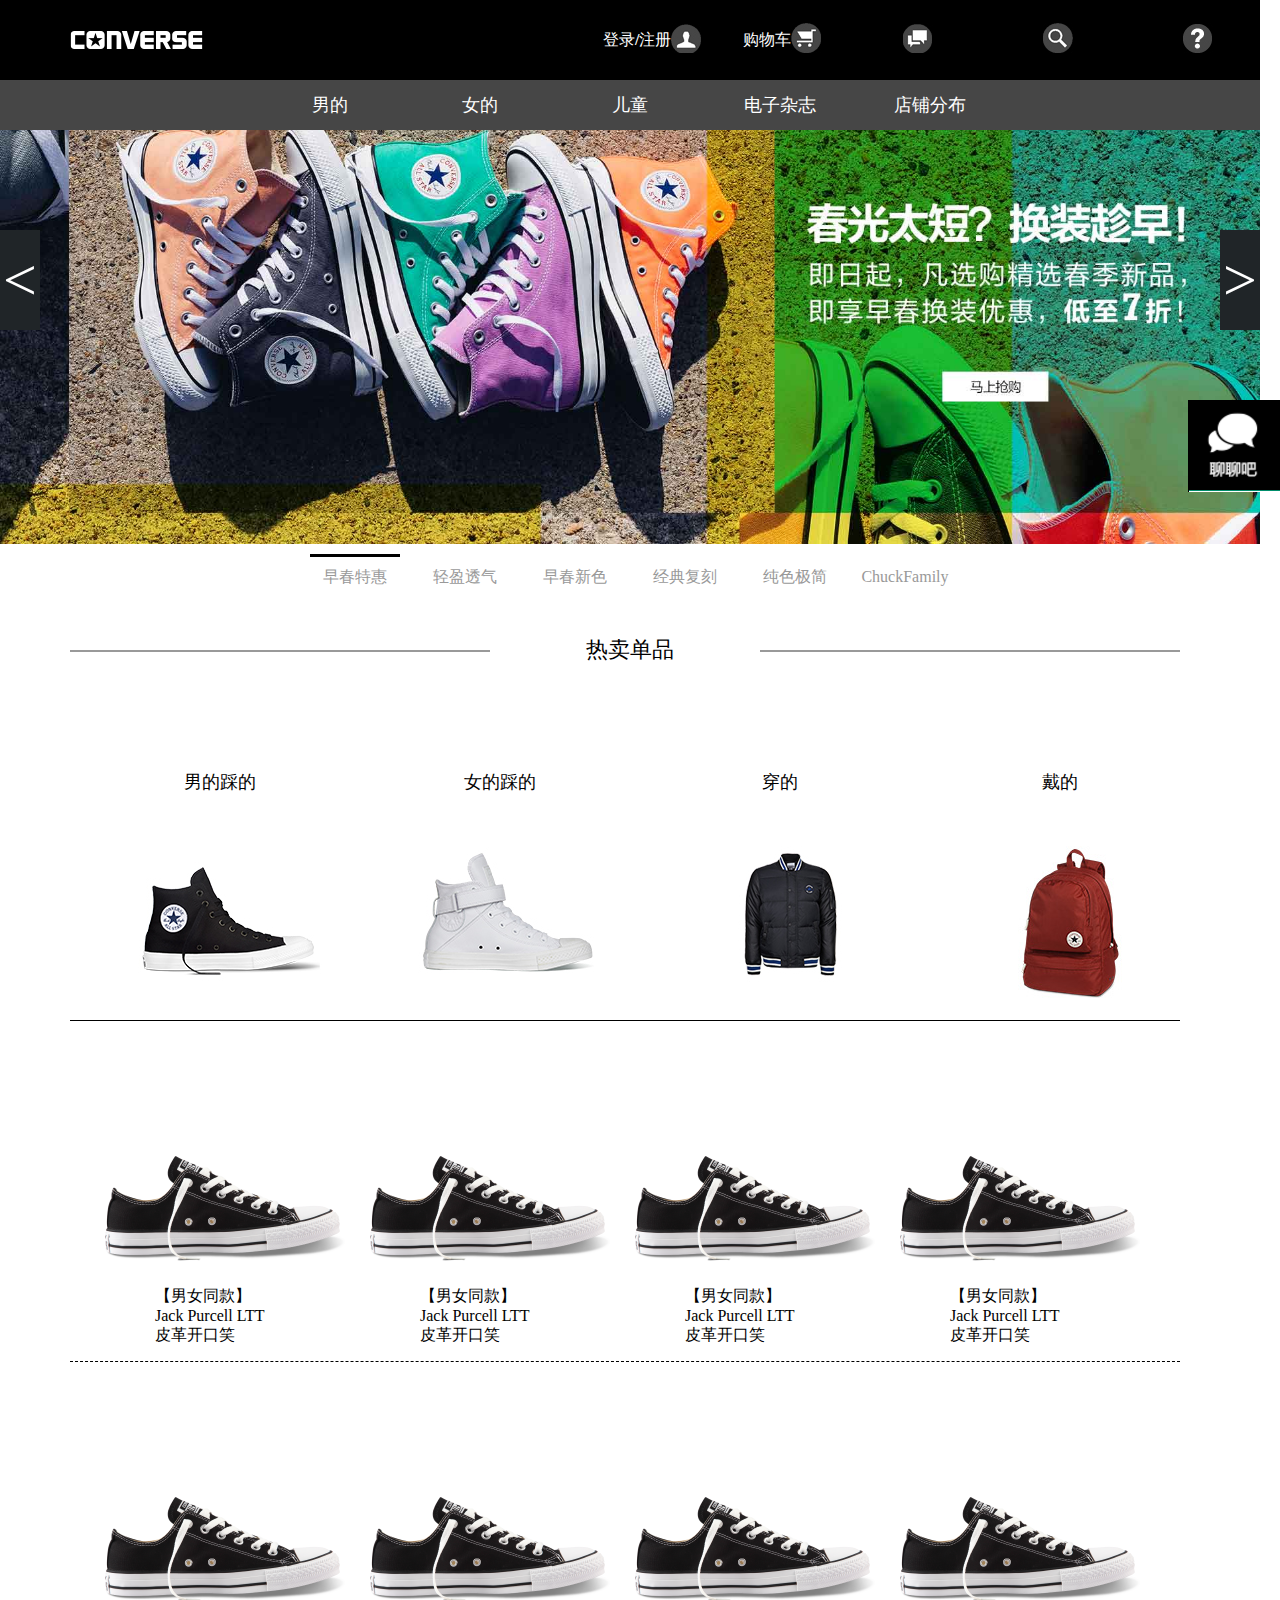
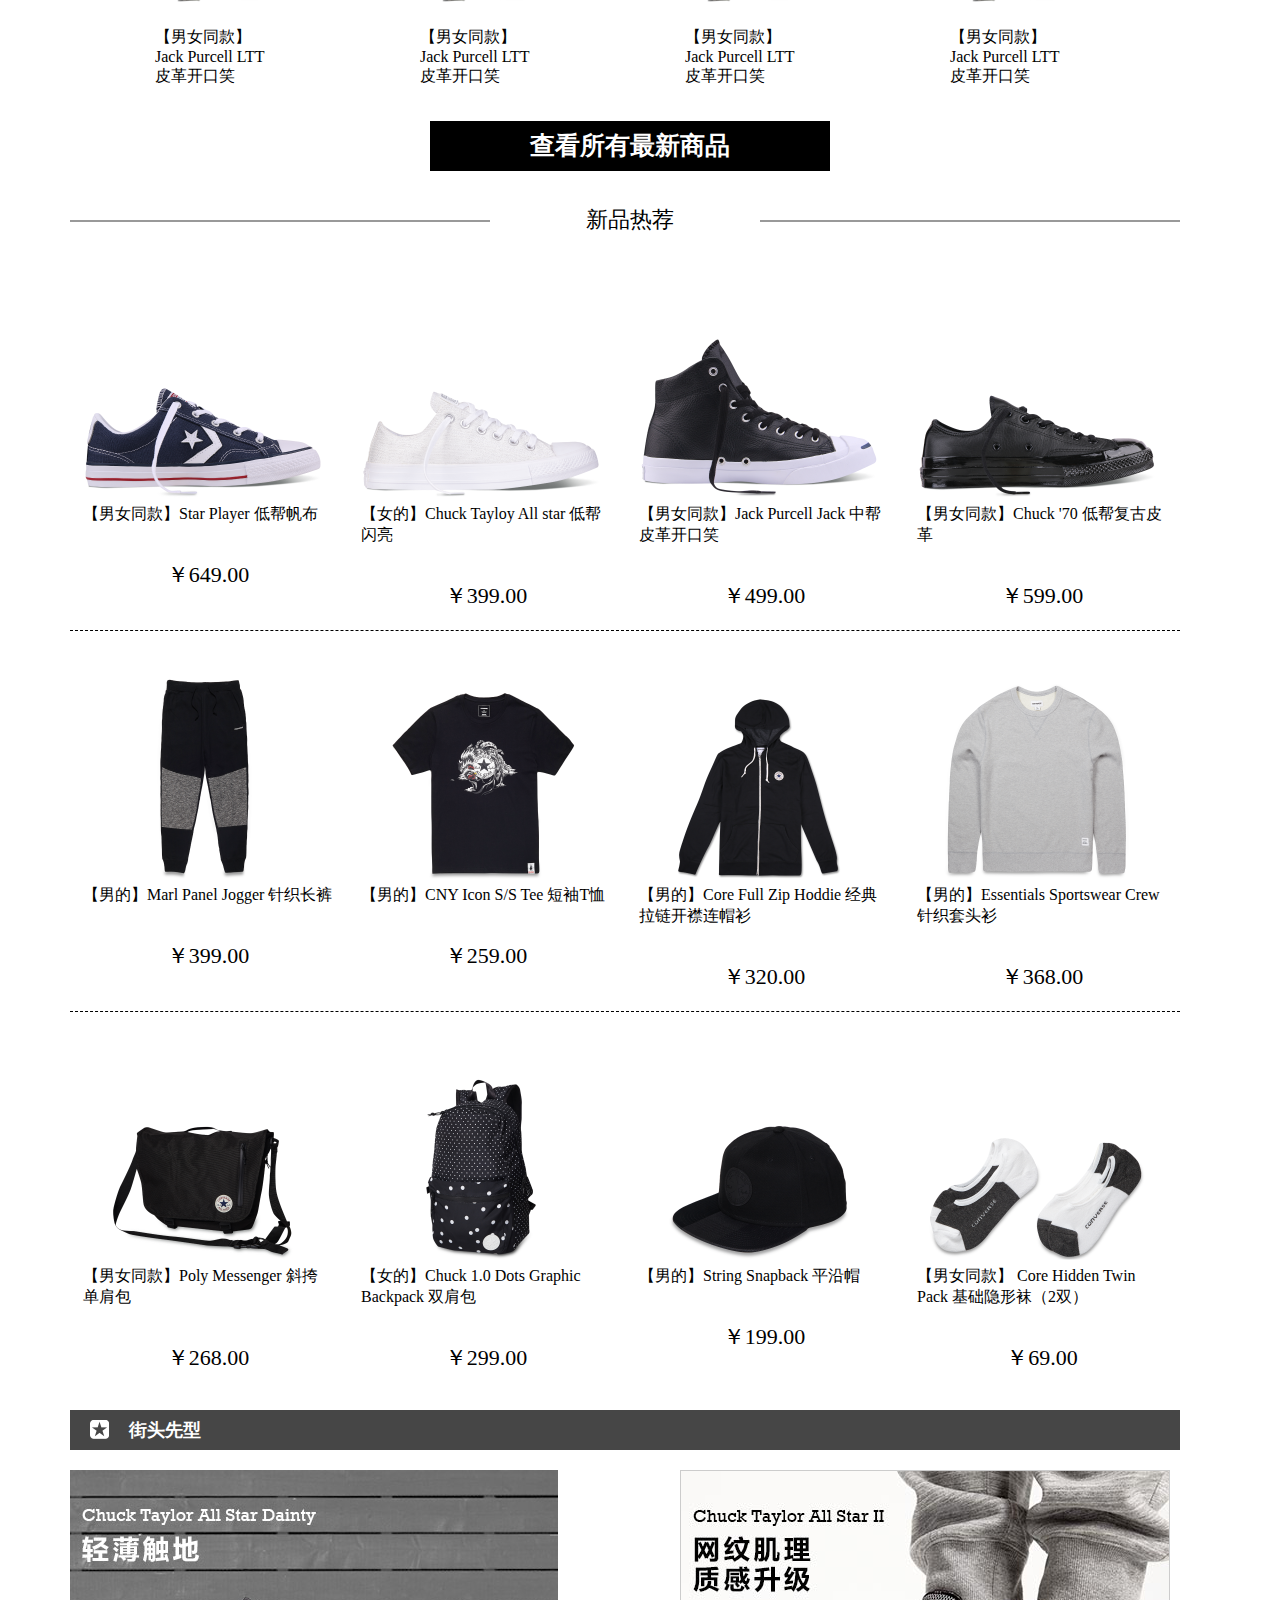
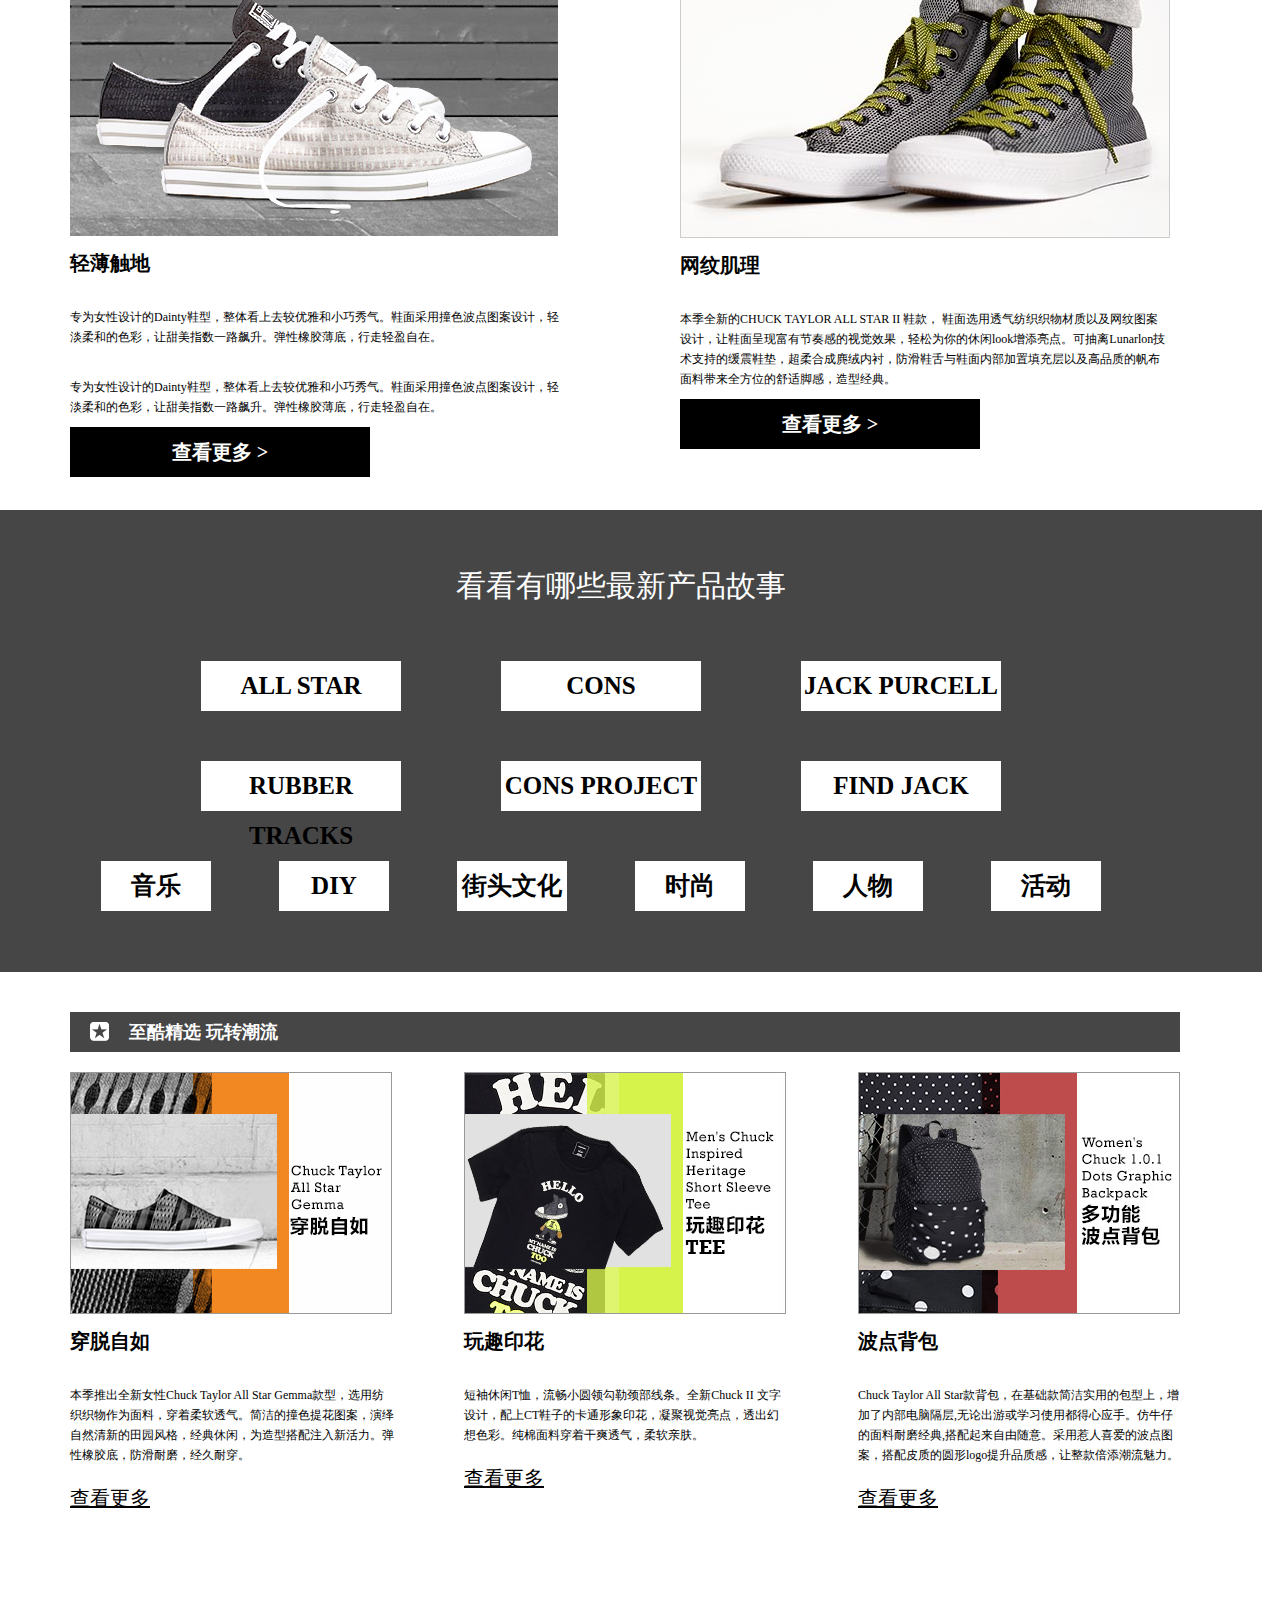
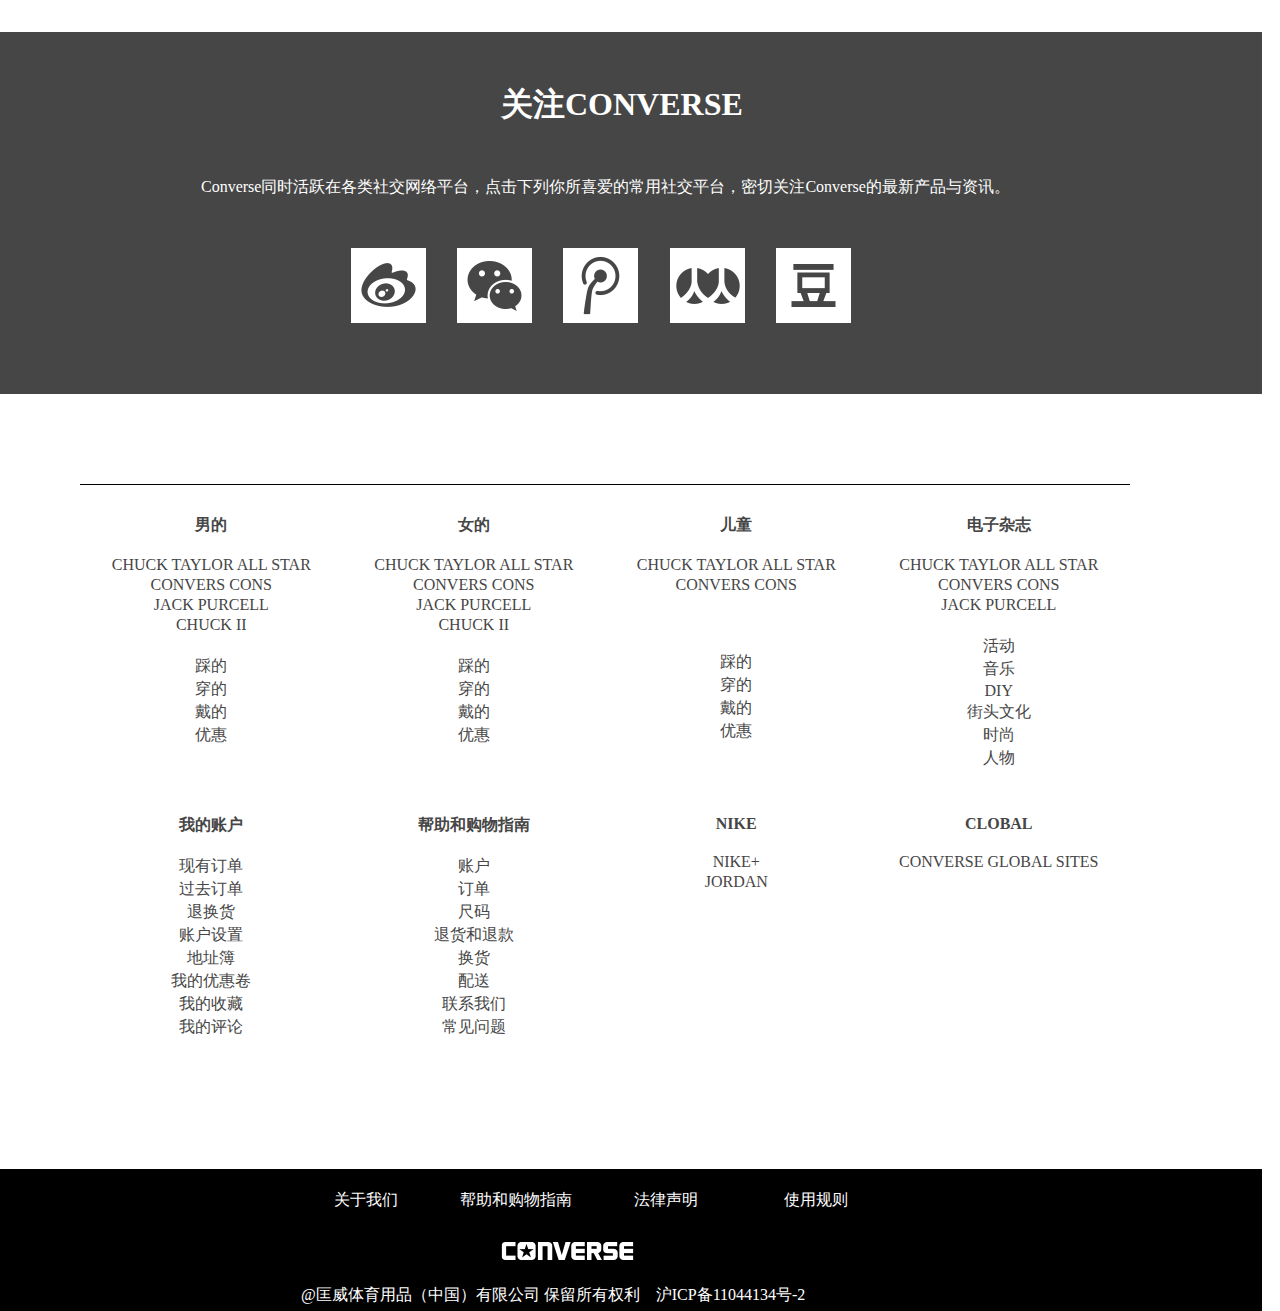
<file: index.html>
<!DOCTYPE html>
<html>
	<head>
		<meta charset="UTF-8">
		<title></title>
		<link rel="stylesheet" href="css/1.css" />
		<link rel="stylesheet" type="text/css" href="css/enterInit.css"/>
		<link rel="stylesheet" type="text/css" href="css/enrollInit.css"/>
	</head>
		
	
	<body>
		<div id="roll">
			<img src="img/chat.bmp" />
		</div>
		
		<div id="header">
			<a><img src="img/logo01.jpg" id="logo" /></a>
			
			<ul>
			 <li> <a href="###" id="enter">登录</a> <b>/</b> <a href="###" id="enroll">注册</a><span><img src="img/logo02.jpg" title="登录/注册" /></span> </li>
				 <li> <a href="购物车.html">购物车</a><span><img src="img/logo04.jpg" title="购物车"/></span> </li>
				<li><a href="#"><span><img src="img/logo03.jpg" title="聊天"/></span>  </a></li>
				<li><a href="#"><span><img src="img/logo05.jpg" title="搜索"/></span> </a></li>
				<li><a href="#"><span><img src="img/logo06.jpg" title="帮助"/></span> </a></li>
			</ul>
		</div>
		
		<nav>
			<ul>
				<li class="aa1"><a href="#">男的</a></li>
				<li class="aa2"><a href="#">女的</a></li>
				<li class="aa3"><a href="#">儿童</a></li>
				<li><a href="#">电子杂志</a></li>
				<li><a href="#">店铺分布</a></li>
			</ul>
		</nav>
		
		<div class="navTab1">
			<div class="navTabTop">
				<dl>
					<dt><img src="img/nav01.jpg"/></dt>
					<dd>踩的</dd>
				</dl>
				
				<dl>
					<dt><img src="img/nav01.jpg"/></dt>
					<dd>踩的</dd>
				</dl>
				
				<dl>
					<dt><img src="img/nav01.jpg"/></dt>
					<dd>踩的</dd>
				</dl>
				
				<dl>
					<dt><img src="img/nav01.jpg"/></dt>
					<dd>踩的</dd>
				</dl>
				
				<dl>
					<dt><img src="img/nav01.jpg"/></dt>
					<dd>踩的</dd>
				</dl>
			</div>
			
			<div class="navTabBottom">
				<dl>
					<dt><img src="img/nav-nan botto01.jpg"/></dt>
					<dd>经典款</dd>
				</dl>

					
				<dl>
					<dt><img src="img/nav-nan botto01.jpg"/></dt>
					<dd>经典款</dd>
				</dl>

					
				<dl>
					<dt><img src="img/nav-nan botto01.jpg"/></dt>
					<dd>经典款</dd>
				</dl>

				<dl>
					<dt><img src="img/nav-nan botto01.jpg"/></dt>
					<dd>经典款</dd>
				</dl>
				
				<dl>
					<dt><img src="img/nav-nan botto01.jpg"/></dt>
					<dd>经典款</dd>
				</dl>
			</div>	
		</div>
		
		<div class="navTab2">
			<div class="navTabTop">
				<dl>
					<dt><img src="img/nav-womem top01.jpg"/></dt>
					<dd>踩的</dd>
				</dl>
				
				<dl>
					<dt><img src="img/nav-womem top01.jpg"/></dt>
					<dd>踩的</dd>
				</dl>
				
				<dl>
					<dt><img src="img/nav-womem top01.jpg"/></dt>
					<dd>踩的</dd>
				</dl>
				
				<dl>
					<dt><img src="img/nav-womem top01.jpg"/></dt>
					<dd>踩的</dd>
				</dl>
				
				<dl>
					<dt><img src="img/nav-womem top01.jpg"/></dt>
					<dd>踩的</dd>
				</dl>
			</div>
			<div class="navTabBottom">
				<dl>
					<dt><img src="img/nav-woman bottom01.jpg"/></dt>
					<dd>经典款</dd>
				</dl>
				<dl>
					<dt><img src="img/nav-woman bottom01.jpg"/></dt>
					<dd>经典款</dd>
				</dl>
				<dl>
					<dt><img src="img/nav-woman bottom01.jpg"/></dt>
					<dd>经典款</dd>
				</dl>
				<dl>
					<dt><img src="img/nav-woman bottom01.jpg"/></dt>
					<dd>经典款</dd>
				</dl>
				<dl>
					<dt><img src="img/nav-woman bottom01.jpg"/></dt>
					<dd>经典款</dd>
				</dl>
			</div>	
		</div>
		
			<div class="navTab3">
				<div class="navTabTop">
				<dl>
					<dt><img src="img/nav-top kids01.jpg"/></dt>
					<dd>踩的</dd>
				</dl>
				<dl>
					<dt><img src="img/nav-top kids01.jpg"/></dt>
					<dd>踩的</dd>
				</dl>
				<dl>
					<dt><img src="img/nav-top kids01.jpg"/></dt>
					<dd>踩的</dd>
				</dl>
					
				</div>
				
				<div class="navTabBottom">
					<dl>
						<dt><img src="img/nav-kids bottom01.jpg" /> </dt>
						<dd>经典款</dd>
					</dl>
					
					<dl>
						<dt><img src="img/nav-kids bottom01.jpg" /> </dt>
						<dd>经典款</dd>
					</dl>
					
					<dl>
						<dt><img src="img/nav-kids bottom01.jpg" /> </dt>
						<dd>经典款</dd>
					</dl>
				</div>
				
			</div>
		
		
		<div class="homenotice">
			<a href="#">
尊敬的顾客您好，我们店铺是不会泄露您的消费信息的，请放心。另外我们也不会
要求获取、收集、使用任何与消费者金融消费类（如：信用卡）信息，如果接到以
上信息电话，是属于诈骗电话，请勿相信，以防钱财损失。如您对订单有疑问，请
联系在线客服。</a>
		</div>
		
		
		<div id="banner">
			<ul id="imgList">
				<li><img src="img/banner1.jpg" /></li>
				<li><img src="img/banner2.jpg" /></li>
				<li><img src="img/banner3.jpg" /></li>
				<li><img src="img/banner4.jpg" /></li>
				<li><img src="img/banner5.jpg" /></li>
				<li><img src="img/banner6.jpg" /></li>
			</ul>
			
			<ul id="list">
				<li class="bg"><a href="#">早春特惠</a></li>
				<li><a href="#">轻盈透气</a></li>
				<li><a href="#">早春新色</a></li>
				<li><a href="#">经典复刻</a></li>
				<li><a href="#">纯色极简</a></li>
				<li><a href="#">ChuckFamily</a></li>
			</ul>
			
			<a href="#" id="prev"><</a>
			<a href="#" id="next">></a>
		</div>
		
		
		<div id="hotSale">
			<div class="hotSaleTitlt">
				<b></b>
				<span>热卖单品</span>
				<b></b>
			</div>
			
			<div class="goodsList">
				
			<dl class="aa">
				<dt>男的踩的</dt>
				<dd><img src="img/goodsList01.jpg"/> </dd>
			</dl>
			
			<dl class="aa">
				<dt>女的踩的</dt>
				<dd><img src="img/goodsList02.jpg"/> </dd>
			</dl>
			
			<dl class="aa">
				<dt>穿的</dt>
				<dd><img src="img/goodsList03.jpg"/> </dd>
			</dl>
			
			<dl class="aa">
				<dt>戴的</dt>
				<dd><img src="img/goodsList04.jpg"/> </dd>
			</dl>
			
			</div>
			
			<div class="goodsTab show">
				<div class="goodsTabTop">
				<dl>
					<dt><img src="img/man01.png" /></dt>
					<dd>【男女同款】Jack Purcell LTT 皮革开口笑</dd>
				</dl>
				<dl>
					<dt><img src="img/man01.png" /></dt>
					<dd>【男女同款】Jack Purcell LTT 皮革开口笑</dd>
				</dl>
				<dl>
				<dt><img src="img/man01.png" /></dt>
					<dd>【男女同款】Jack Purcell LTT 皮革开口笑</dd>
				</dl>
				<dl>
				<dt><img src="img/man01.png" /></dt>
					<dd>【男女同款】Jack Purcell LTT 皮革开口笑</dd>
				</dl>
				</div>
				
				<div class="goodsTabBottom">
				<dl>
					<dt><img src="img/man01.png" /></dt>
					<dd>【男女同款】Jack Purcell LTT 皮革开口笑</dd>
				</dl>
				<dl>
				<dt><img src="img/man01.png" /></dt>
					<dd>【男女同款】Jack Purcell LTT 皮革开口笑</dd>
				</dl>
				<dl>
				<dt><img src="img/man01.png" /></dt>
					<dd>【男女同款】Jack Purcell LTT 皮革开口笑</dd>
				</dl>
				<dl>
				<dt><img src="img/man01.png" /></dt>
					<dd>【男女同款】Jack Purcell LTT 皮革开口笑</dd>
				</dl>
				</div>
			
			</div>
			
			
			<div class="goodsTab">
				<div class="goodsTabTop">
				<dl>
					<dt><img src="img/women01.png" /></dt>
					<dd>【男女同款】Jack Purcell LTT 皮革开口笑</dd>
				</dl>
				<dl>
					<dt><img src="img/women01.png" /></dt>
					<dd>【男女同款】Jack Purcell LTT 皮革开口笑</dd>
				</dl>
				<dl>
					<dt><img src="img/women01.png" /></dt>
					<dd>【男女同款】Jack Purcell LTT 皮革开口笑</dd>
				</dl>
				<dl>
					<dt><img src="img/women01.png" /></dt>
					<dd>【男女同款】Jack Purcell LTT 皮革开口笑</dd>
				</dl>
				</div>
				
				<div class="goodsTabBottom">
					<dl>
					<dt><img src="img/women01.png" /></dt>
					<dd>【男女同款】Jack Purcell LTT 皮革开口笑</dd>
				</dl>
					<dl>
					<dt><img src="img/women01.png" /></dt>
					<dd>【男女同款】Jack Purcell LTT 皮革开口笑</dd>
				</dl>
					<dl>
					<dt><img src="img/women01.png" /></dt>
					<dd>【男女同款】Jack Purcell LTT 皮革开口笑</dd>
				</dl>
					<dl>
					<dt><img src="img/women01.png" /></dt>
					<dd>【男女同款】Jack Purcell LTT 皮革开口笑</dd>
				</dl>
				</div>
			</div>
			<div class="goodsTab">
				<div class="goodsTabTop">
				<dl>
					<dt><img src="img/clothes01.png" /></dt>
					<dd>【男女同款】PU Material Dots Mix Bomber夹克</dd>
				</dl>
				<dl>
					<dt><img src="img/clothes01.png" /></dt>
					<dd>【男女同款】PU Material Dots Mix Bomber夹克</dd>
				</dl>
				<dl>
					<dt><img src="img/clothes01.png" /></dt>
					<dd>【男女同款】PU Material Dots Mix Bomber夹克</dd>
				</dl>
				<dl>
					<dt><img src="img/clothes01.png" /></dt>
					<dd>【男女同款】PU Material Dots Mix Bomber夹克</dd>
				</dl>
				</div>
				
				<div class="goodsTabBottom">
					<dl>
					<dt><img src="img/clothes01.png" /></dt>
					<dd>【男女同款】PU Material Dots Mix Bomber夹克</dd>
				</dl>
					<dl>
					<dt><img src="img/clothes01.png" /></dt>
					<dd>【男女同款】PU Material Dots Mix Bomber夹克</dd>
				</dl>
					<dl>
					<dt><img src="img/clothes01.png" /></dt>
					<dd>【男女同款】PU Material Dots Mix Bomber夹克</dd>
				</dl>
					<dl>
					<dt><img src="img/clothes01.png" /></dt>
					<dd>【男女同款】PU Material Dots Mix Bomber夹克</dd>
				</dl>
				</div>
			</div>
			<div class="goodsTab">
				<div class="goodsTabTop">
				<dl>
					<dt><img src="img/back01.png" /></dt>
					<dd>【男女同款】Poly Chuck Plus 1.0 双肩包</dd>
				</dl>
				<dl>
					<dt><img src="img/back01.png" /></dt>
					<dd>【男女同款】Poly Chuck Plus 1.0 双肩包</dd>
				</dl>
				<dl>
					<dt><img src="img/back01.png" /></dt>
					<dd>【男女同款】Poly Chuck Plus 1.0 双肩包</dd>
				</dl>
				<dl>
					<dt><img src="img/back01.png" /></dt>
					<dd>【男女同款】Poly Chuck Plus 1.0 双肩包</dd>
				</dl>
				</div>
				
				<div class="goodsTabBottom">
				<dl>
					<dt><img src="img/back01.png" /></dt>
					<dd>【男女同款】Poly Chuck Plus 1.0 双肩包</dd>
				</dl>
				<dl>
					<dt><img src="img/back01.png" /></dt>
					<dd>【男女同款】Poly Chuck Plus 1.0 双肩包</dd>
				</dl>
				<dl>
					<dt><img src="img/back01.png" /></dt>
					<dd>【男女同款】Poly Chuck Plus 1.0 双肩包</dd>
				</dl>
				<dl>
					<dt><img src="img/back01.png" /></dt>
					<dd>【男女同款】Poly Chuck Plus 1.0 双肩包</dd>
				</dl>	
				</div>
			</div>
			
			<a href="商品列表.html" class="more">查看所有最新商品</a>
		</div>
		<div id="newProduct">
			<div class="newProductTitlt">
				<b></b>
				<span>新品热荐</span>
				<b></b>
				<div class="newProductTop">
					<div class="newProductTop01">
						<img src="img/new01.png" />
						<a href="###">【男女同款】Star Player 低帮帆布 </a>
						<span >￥649.00</span>
					</div>
					<div class="newProductTop02">
						<img src="img/new02.png" />
						<a href="详情页.html">【女的】Chuck Tayloy All star 低帮闪亮</a>
						<span>￥399.00</span>
					</div>
					<div class="newProductTop03">
						<img src="img/new03.png" />
						<a href="###">【男女同款】Jack Purcell Jack 中帮皮革开口笑</a>
						<span>￥499.00</span>
					</div>
					<div class="newProductTop04">
						<img src="img/new04.png" />
						<a href="###">【男女同款】Chuck '70 低帮复古皮革</a>
						<span>￥599.00</span>
					</div>
					
					
				</div>
				<div class="newProductMid">
					<div class="newProductMid01">
						<img src="img/new05.png" />
						<a href="###">【男的】Marl Panel Jogger 针织长裤</a>
						<span>￥399.00</span>
					</div>
					<div class="newProductMid01">
						<img src="img/new06.png" />
						<a href="###">【男的】CNY Icon S/S Tee 短袖T恤</a>
						<span>￥259.00</span>
					</div>
					<div class="newProductMid01">
						<img src="img/new07.png" />
						<a href="###">【男的】Core Full Zip Hoddie 经典拉链开襟连帽衫 </a>
						<span>￥320.00</span>
					</div>
					<div class="newProductMid01">
						<img src="img/new08.png" />
						<a href="###">【男的】Essentials Sportswear Crew 针织套头衫</a>
						<span>￥368.00</span>
					</div>
				</div>
				<div class="newProductBottom">
					<div class="newProductBottom01">
						<img src="img/new09.png" />
						<a href="###">【男女同款】Poly Messenger 斜挎单肩包</a>
						<span>￥268.00</span>
					</div>
					<div class="newProductBottom02">
						<img src="img/new10.png" />
						<a href="###">【女的】Chuck 1.0 Dots Graphic Backpack 双肩包</a>
						<span>￥299.00</span>
					</div>
					<div class="newProductBottom03">
						<img src="img/new11.png" />
						<a href="###">【男的】String Snapback 平沿帽 </a>
						<span>￥199.00</span>
					</div>
					<div class="newProductBottom04">
						<img src="img/new12.png" />
						<a href="###">【男女同款】 Core Hidden Twin Pack 基础隐形袜（2双）</a>
						<span>￥69.00</span>
					</div>
					
				</div>
				
			</div>
		</div>
		
		
		<div id="sloganTitle">
			<b><img src="img/star.png" /><span>街头先型</span></b> 
			<div class="sloganTitle-left">
				<img src="img/left.jpg" .class="img-left" />
				<span>轻薄触地</span>
				<p>专为女性设计的Dainty鞋型，整体看上去较优雅和小巧秀气。鞋面采用撞色波点图案设计，轻淡柔和的色彩，让甜美指数一路飙升。弹性橡胶薄底，行走轻盈自在。</p>
				<p>专为女性设计的Dainty鞋型，整体看上去较优雅和小巧秀气。鞋面采用撞色波点图案设计，轻淡柔和的色彩，让甜美指数一路飙升。弹性橡胶薄底，行走轻盈自在。</p>
				<a href="###">查看更多 ></a>
			</div>
			
			<div class="sloganTitle-right">
				<img src="img/right.jpg" />
				<span>网纹肌理</span>
				<p>本季全新的CHUCK TAYLOR ALL STAR II 鞋款， 鞋面选用透气纺织织物材质以及网纹图案设计，让鞋面呈现富有节奏感的视觉效果，轻松为你的休闲look增添亮点。可抽离Lunarlon技术支持的缓震鞋垫，超柔合成麂绒内衬，防滑鞋舌与鞋面内部加置填充层以及高品质的帆布面料带来全方位的舒适脚感，造型经典。</p>
				<a href="###">查看更多 > </a>
			</div>
		</div>
		<div id="label">
			<span>看看有哪些最新产品故事</span>
			
			<ul class="listTop">
				<li>ALL STAR</li>
				<li>CONS</li>
				<li>JACK PURCELL</li>
			</ul>
			
			<ul class="listMid">
				<li>RUBBER TRACKS</li>
				<li>CONS PROJECT</li>
				<li>FIND JACK</li>
			</ul>
			
			<ul class="listBottom">
				<li>音乐</li>
				<li>DIY</li>
				<li>街头文化</li>
				<li>时尚</li>
				<li>人物</li>
				<li>活动</li>
			</ul>
		</div>
		<div id="foot1">
			<b><img src="img/star.png" /><span>至酷精选 玩转潮流</span></b>
			
			<div class="foot1-left">
			<img src="img/foot1-left.jpg"/>	
			<span>穿脱自如</span>
			<p>本季推出全新女性Chuck Taylor All Star Gemma款型，选用纺织织物作为面料，穿着柔软透气。简洁的撞色提花图案，演绎自然清新的田园风格，经典休闲，为造型搭配注入新活力。弹性橡胶底，防滑耐磨，经久耐穿。</p>
			<a href="###">查看更多 </a>
			
			</div>
			<div class="foot1-center">
			<img src="img/foot1-center.jpg"/>
			<span>玩趣印花</span>
			<p>短袖休闲T恤，流畅小圆领勾勒颈部线条。全新Chuck II 文字设计，配上CT鞋子的卡通形象印花，凝聚视觉亮点，透出幻想色彩。纯棉面料穿着干爽透气，柔软亲肤。</p>
			<a href="###">查看更多 </a>
			
			</div>
			<div class="foot1-right">
			<img src="img/foot1-right.jpg"/>
			<span>波点背包</span>
			<p>Chuck Taylor All Star款背包，在基础款简洁实用的包型上，增加了内部电脑隔层,无论出游或学习使用都得心应手。仿牛仔的面料耐磨经典,搭配起来自由随意。采用惹人喜爱的波点图案，搭配皮质的圆形logo提升品质感，让整款倍添潮流魅力。</p>
			<a href="###">查看更多</a>
			</div>
		</div>
		<div id="foot2">
			<h1>关注CONVERSE</h1>	
			<p>Converse同时活跃在各类社交网络平台，点击下列你所喜爱的常用社交平台，密切关注Converse的最新产品与资讯。</p>
			
			<ul>
				<li><img src="img/wb.jpg" /> </li>
				<li><img src="img/wx.jpg" /> </li>
				<li><img src="img/tx_wb.jpg" /> </li>
				<li><img src="img/rr.jpg" /> </li>
				<li><img src="img/db.jpg" /> </li>
			</ul>
		</div>
		<div id="foot3">
			<div class="foot3-center">
				<dl>
					<dt>男的</dt>
					<dd>CHUCK TAYLOR ALL STAR</dd>
					<dd>CONVERS CONS</dd>
					<dd>JACK PURCELL</dd>
					<dd>CHUCK II</dd>
					<br />
					<dd>踩的</dd>
					<dd>穿的</dd>
					<dd>戴的</dd>
					<dd>优惠</dd>
				</dl>
				
				
				<dl>
					<dt>女的</dt>
					<dd>CHUCK TAYLOR ALL STAR</dd>
					<dd>CONVERS CONS</dd>
					<dd>JACK PURCELL</dd>
					<dd>CHUCK II</dd>
					<br />
					<dd>踩的</dd>
					<dd>穿的</dd>
					<dd>戴的</dd>
					<dd>优惠</dd>
				</dl>
				
				<dl>
					<dt>儿童</dt>
					<dd>CHUCK TAYLOR ALL STAR</dd>
					<dd>CONVERS CONS</dd>
					<br /><br /><br />
					<dd>踩的</dd>
					<dd>穿的</dd>
					<dd>戴的</dd>
					<dd>优惠</dd>
				</dl>
				
				<dl>
					<dt>电子杂志</dt>
					<dd>CHUCK TAYLOR ALL STAR</dd>
					<dd>CONVERS CONS</dd>
					<dd>JACK PURCELL</dd>
					<br />
					<dd>活动</dd>
					<dd>音乐</dd>
					<dd>DIY</dd>
					<dd>街头文化</dd>
					<dd>时尚</dd>
					<dd>人物</dd>
				</dl>
				
				
				<dl>
					<dt>我的账户</dt>
					<dd>现有订单</dd>
					<dd>过去订单</dd>
					<dd>退换货</dd>
					<dd>账户设置</dd>
					<dd>地址簿</dd>
					<dd>我的优惠卷</dd>
					<dd>我的收藏</dd>
					<dd>我的评论</dd>
					
				</dl>
				
				
					<dl>
					<dt>帮助和购物指南</dt>
					<dd>账户</dd>
					<dd>订单</dd>
					<dd>尺码</dd>
					<dd>退货和退款</dd>
					<dd>换货</dd>
					<dd>配送</dd>
					<dd>联系我们</dd>
					<dd>常见问题</dd>
				</dl>
				
				<dl>
					<dt>NIKE</dt>
					<dd>NIKE+</dd>
					<dd>JORDAN</dd>
				</dl>
				<dl>
					<dt>CLOBAL</dt>
					<dd>CONVERSE GLOBAL SITES</dd>
				</dl>
			</div>
			
		</div>
		
		<div id="footer">
			<ul>
				<li>关于我们</li>
				<li>帮助和购物指南</li>
				<li>法律声明</li>
				<li>使用规则</li>
			</ul>
			<img src="img/logo01.jpg" />
		 	<p class="footer-bottom">@匡威体育用品（中国）有限公司 保留所有权利&nbsp;&nbsp;&nbsp;&nbsp;沪ICP备11044134号-2</p>
		</div>
		
	<!----------------------------登录页面------------------------------>	
		<div id="enterInit">
			<div class="enterInit-left">
				<span>还未注册？</span>
				<a href="###">立即注册  <b>></b></a>
			</div>
			
		 <div class="enterInit-conter">
				<span>您可以直接登录</span>
				<ul>
					<li><img src="img/wb.jpg" /> </li>
					<li><img src="img/tx_wb.jpg"/> </li>
					<li><img src="img/rr.jpg" /> </li>
					<li><img src="img/db.jpg" /> </li>
					<li><img src="img/wx.jpg" /> </li>
				</ul>
			</div>
			<div class="enterInit-right">
				<span>已经成为会员？</span>
				<input type="text" id="telphone" value="" placeholder="&nbsp;&nbsp;&nbsp邮箱/手机" />
				<input type="password" id="userPass" value="" placeholder="&nbsp;&nbsp;&nbsp账户密码"/>
				<input type="text" placeholder="&nbsp;&nbsp;&nbsp请输入验证码" />
				<b></b>
				<u>换一张</u>
				<p>一旦登录，即表明你同意匡威的<a href="###">法律声明</a>和<a href="###">使用规则</a></p>
				<strong id="dl">登录</strong>
				<label><input type="checkbox" id="chk"/>保持登录状态</label> 
				<u id="forget">忘记密码？</u>
			</div>
		</div>
		
	<!---------------------------------注册页面------------------------------->	
		<div id="enrollInit">
			
			
			<div class="enrollInitLeft">
	<p>手机号码<span>*</span></p>
			<input type="text" id="tel" value="" placeholder="&nbsp;&nbsp;&nbsp;135xxxx8888" />
			
			
			
	<p>输入密码<span>*</span></p>		
			<input type="password" id="pwd" placeholder="&nbsp;&nbsp;&nbsp密码至少六位字符"/>
			
	<p>验证码<span>*</span></p>	
			<input type="text" id="code-enroll" placeholder="&nbsp;&nbsp;&nbsp请输入验证码" value="" />	
			<b id="code"></b>
			<a href="###" id="ch">换一个</a>
		</div>
		
			<div class="enrollInitCenter">
		<p>邮箱<span>*</span></p>	
			<input type="email" id="eml" placeholder="&nbsp;&nbsp;&nbsp;example@converes.com" />
		<p>确定密码<span>*</span></p>	
			<input type="password" id="pwd1" placeholder="&nbsp;&nbsp;&nbsp请再次输入密码"/>
		<p>短信验证码<span>*</span></p>	
			<input type="text" id="code-tel" />
			
			<b>发送短信验证码</b>
			</div>
			
		
			<div class="enrollInitRight">
				<p>性别<span>*</span></p>
				<p>
				<label><input type="radio" name="sex" id="man"  />男</label>	
			<label><input type="radio" name="sex" id="woman"  />女</label>		
				</p>
				<p>生日（年-月-日）<span>*</span></p>
				<input type="date" />
				
				<p>一旦创建账户，即表明你同意匡威的<a href="###">法律声明</a>和<a href="###">使用规则</a></p>
				<b id="enroll-bth">立即注册</b>
				
			</div>
		</div>
	</body>
	
<script src="js/jquery-1.8.3.min.js" type="text/javascript"></script>	
<script src="js/move.js"></script>
<script src="js/1.js"></script>
<script src="js/enrolll.js"></script>
<script src="js/dl.js"></script>
<script src="js/newUser.js"></script>

</html>
</file>
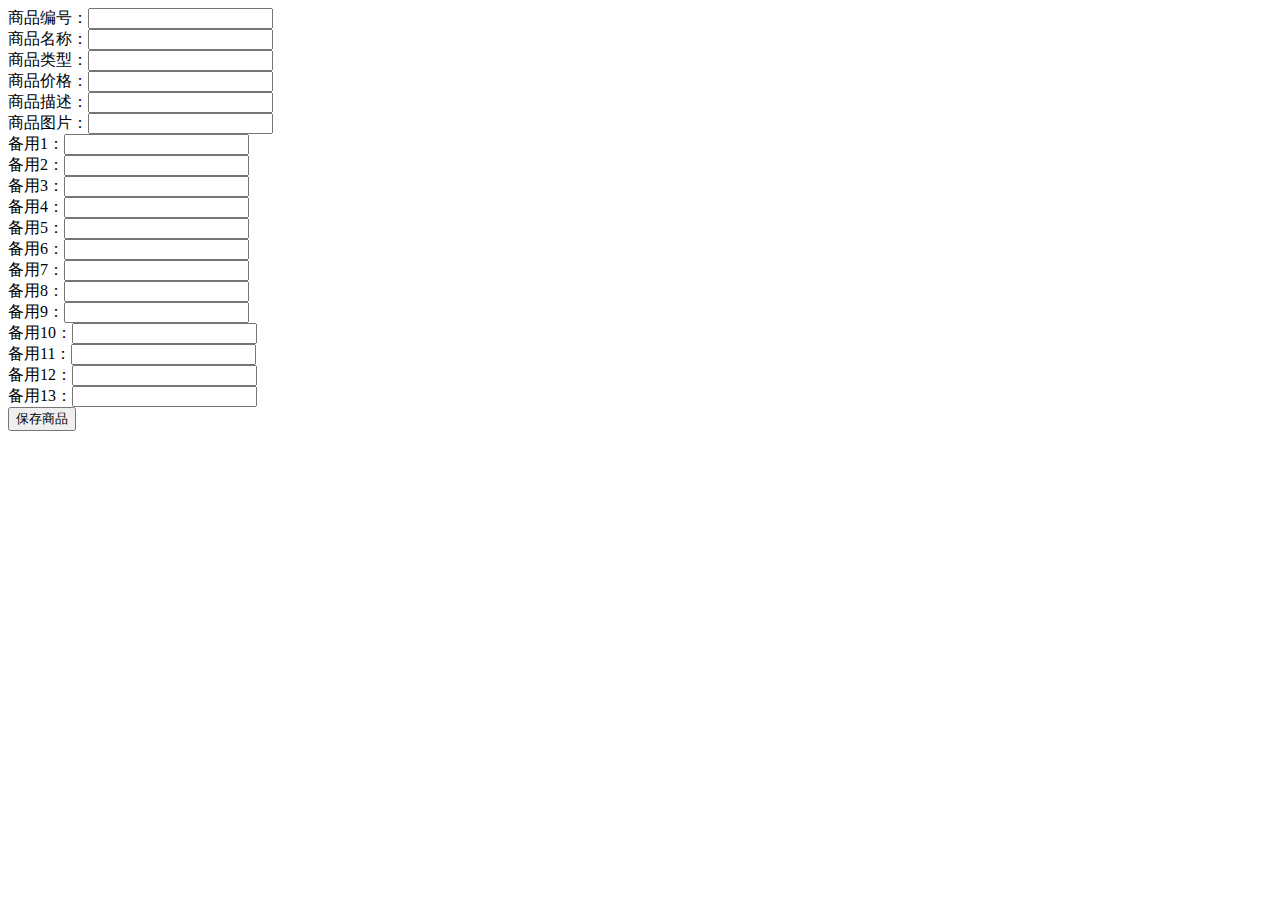
<file: addGoods.html>
<!DOCTYPE html>
<html>
	<head>
		<meta charset="utf-8" />
		<title></title>
	</head>
	<body>
	<form action="saveGoods.php" method="post">
		商品编号：<input type="text" name="goodsId" /><br/>
		商品名称：<input type="text" name="goodsName" /><br/>
		商品类型：<input type="text" name="goodsType" /><br/>
		商品价格：<input type="text" name="goodsPrice" /><br/>
		商品描述：<input type="text" name="goodsCount" /><br/>
		商品图片：<input type="text" name="goodsDesc" /><br/>
		备用1：<input type="text"  name="beiyong1" /><br/>
		备用2：<input type="text"  name="beiyong2" /><br/>
		备用3：<input type="text"  name="beiyong3" /><br/>
		备用4：<input type="text"  name="beiyong4" /><br/>
		备用5：<input type="text"  name="beiyong5" /><br/>
		备用6：<input type="text"  name="beiyong6" /><br/>
		备用7：<input type="text"  name="beiyong7" /><br/>
		备用8：<input type="text"  name="beiyong8" /><br/>
		备用9：<input type="text"  name="beiyong9" /><br/>
		备用10：<input type="text" name="beiyong10" /><br/>
		备用11：<input type="text" name="beiyong11" /><br/>
		备用12：<input type="text" name="beiyong12" /><br/>
		备用13：<input type="text" name="beiyong13" /><br/>
		<input type="submit" value="保存商品" />
	</form>
		
	</body>
</html>
</file>
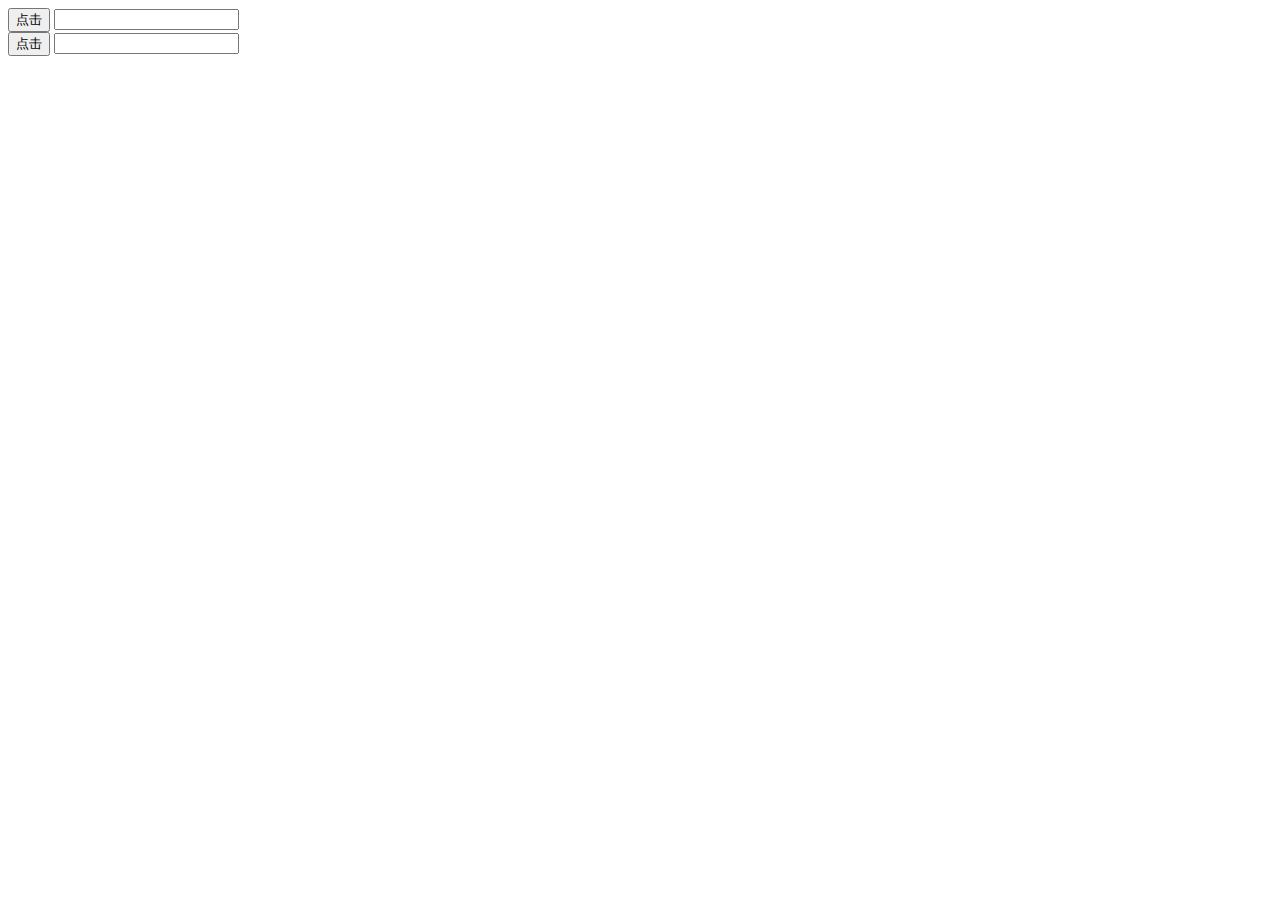
<file: info.html>
<!DOCTYPE html>
<html>
	<head>
		<meta charset="UTF-8">
		<title></title>
		<style>
			/*#box{
				width: 500px;
				height: 500px;
				border: 1px solid #000000;
			}*/
		</style>
	</head>
	<script src="js/jquery-1.8.3.min.js"></script>
	
	<script>
		$(function(){
			
				$.get("getGoodsList.php",function(data){
						
						  console.log(data);
				});
//						console.log(data);
//					//	let dataObj = Data;
//						let arr = Data;
//					var htmlStr = "";
//					for (let i=0;i<arr.length;i++) {
//					//	let goodsId = arr[i].goodsId,
//htmlStr+="<dl><dt><img src='"+arr[i].goodsDesc+"'/></dt><dd>"
//+arr[i].goodsName+"</dd><dd>"+arr[i].goodsPrice+"</dd></dl>";
//					}
//					$("#box").append(htmlStr);
					});
				
			
			
			
//				$("#btn1").click(function(){
//						$.get("addShoppingCart.php",{
//						"vipName":$("#btn1").val()},function(Data){
//							console.log(Data);
//					
//				});
//			});
		
	//	});
		
	</script>
	
	<body>
		<input type="button" id="btn" value="点击" />
		<input type="text" id="txt" /><br />
		<input type="button" id="btn1" value="点击" />
		<input type="text" id="txt1" />
		<div id="box">
			
		</div>
	</body>
</html>
</file>
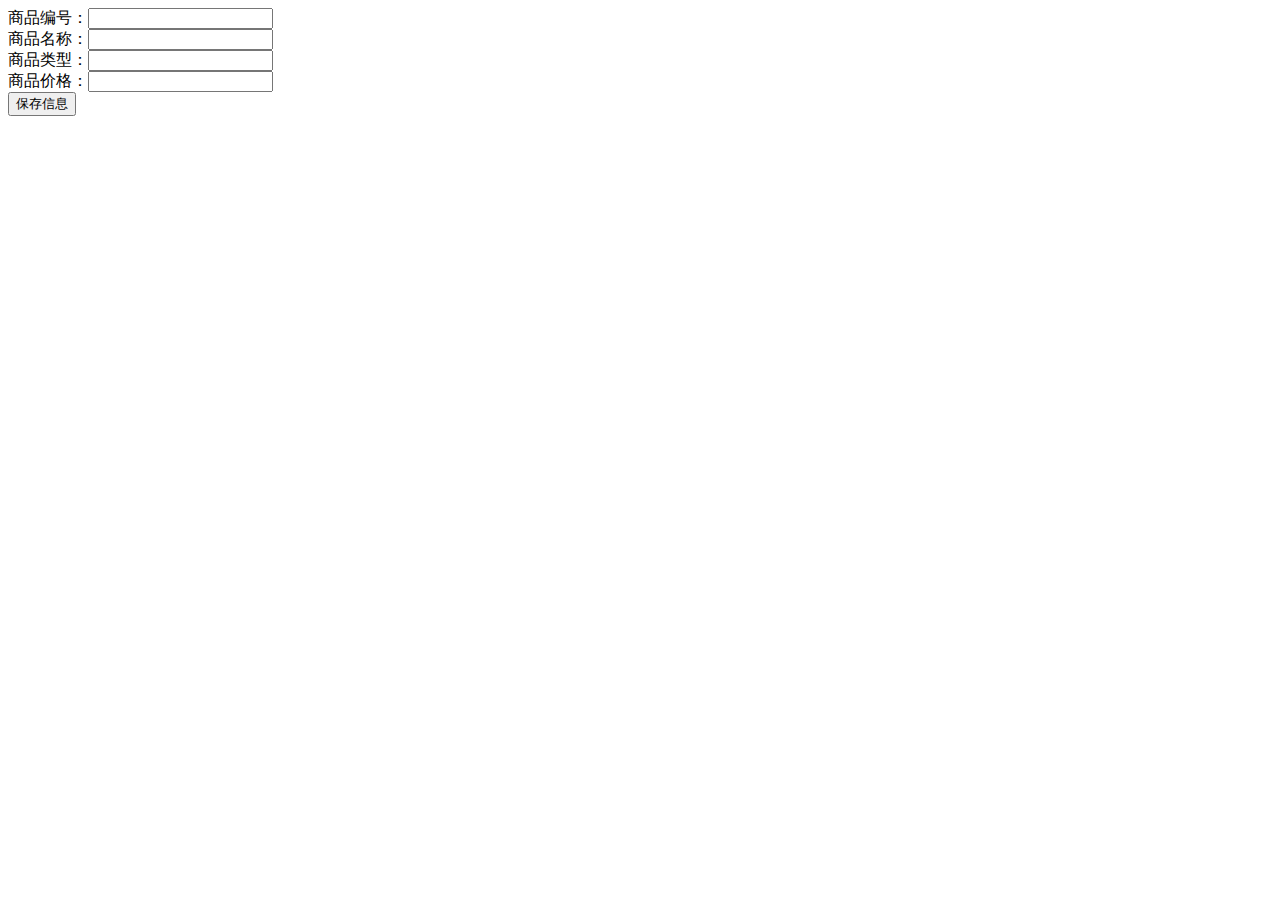
<file: saveInfo.html>
<!DOCTYPE html>
<html>
	<head>
		<meta charset="utf-8" />
		<title></title>
	</head>
	<body>
	<form action="saveInfo.php" method="post">
		商品编号：<input type="text" name="vipName" /><br/>
		商品名称：<input type="text" name="goodsName" /><br/>
		商品类型：<input type="text" name="goodsNum" /><br/>
		商品价格：<input type="text" name="goodsSize" /><br/>			
		<input type="submit" value="保存信息" />
	</form>
		
	</body>
</html>
</file>
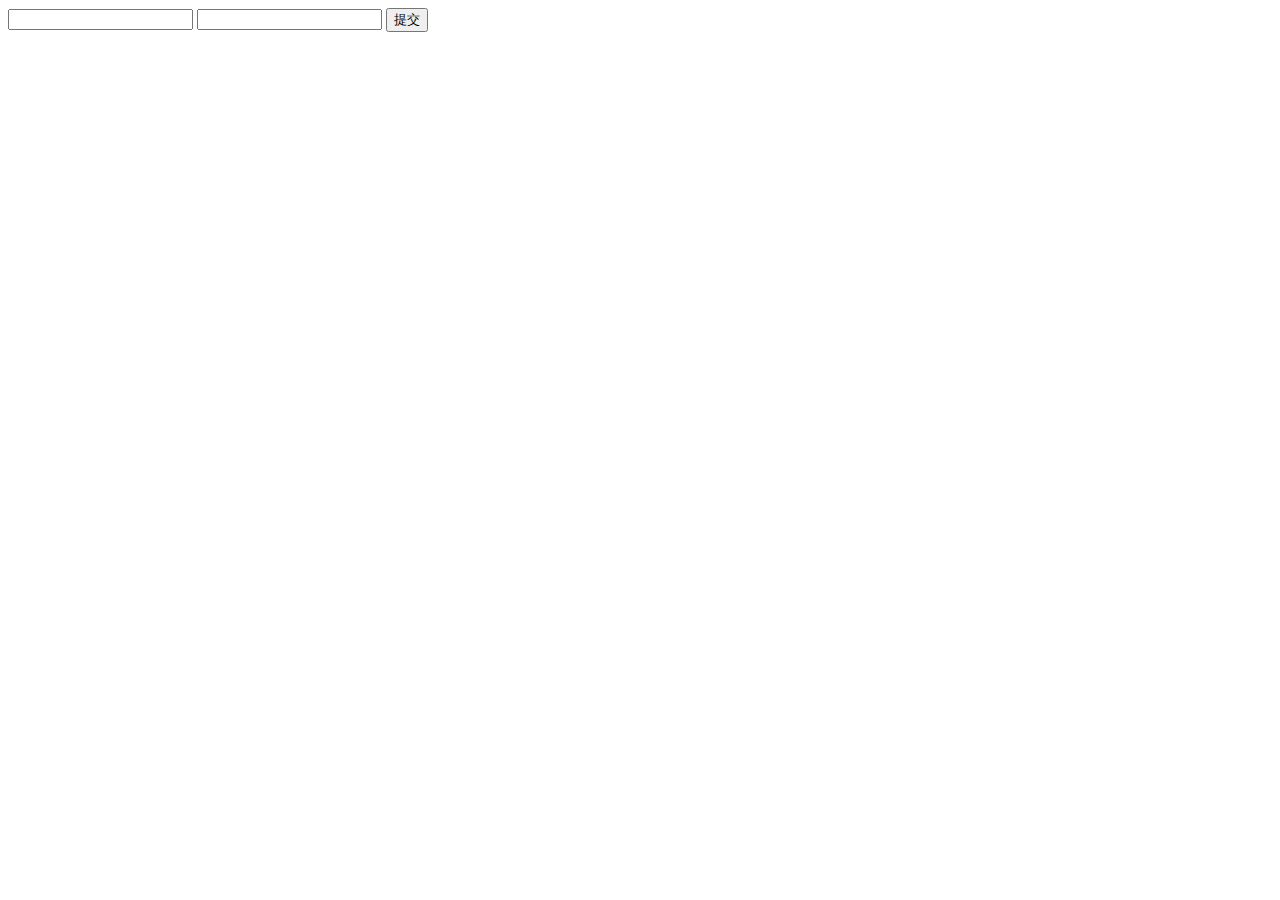
<file: testUserName.html>
<!DOCTYPE html>
<html>
	<head>
		<meta charset="UTF-8">
		<title></title>
	</head>
	<script src="js/jquery-1.8.3.min.js"></script>
	<script type="text/javascript">
			$(function(){
		// 		账号验证		
//				$("#telphone").blur(function(){
//					$("#userPass").attr("disabled", false);
//					$.get("testTelphone.php",{"telphone":$("#telphone").val()},function(data){
//						console.log(data);
//						if(data.indexOf("1")>-1){
//							$("#telInfo").html("亲,该用户名已经存在");							
//						}else{
//							$("#userPass").attr("disabled", true);
//						}
//					});	
//				});	
//							
//			$("#userPass").blur(function(){
//				$.post("userPass.php",{
//					"userPass":$("#userPass").val()},function(Data){
//						console.log(Data);
//					if (Data.indexOf("1")>-1) {
//							alert("登陆成功");												
//					} else{
//							$("#userInfo").html("密码不匹配");
//							}
//					});
//			});
//						
				$("#btn").click(function(){
					$.post("dl.php",{
						"telphone":$("#telphone").val(),
						"userPass":$("#userPass").val()
									},function(data){
					console.log(data);
					if(data.indexOf("1")>-1){
						alert("登陆成功");
					}else{
						alert("登陆失败");
					}
					});
				});
				
				});
		</script>

	<body>
		<input type="text" id="telphone"  />
		<input type="password" id="userPass" />
		<input type="button" id="btn" value="提交"/>
	</body>
</html>
</file>
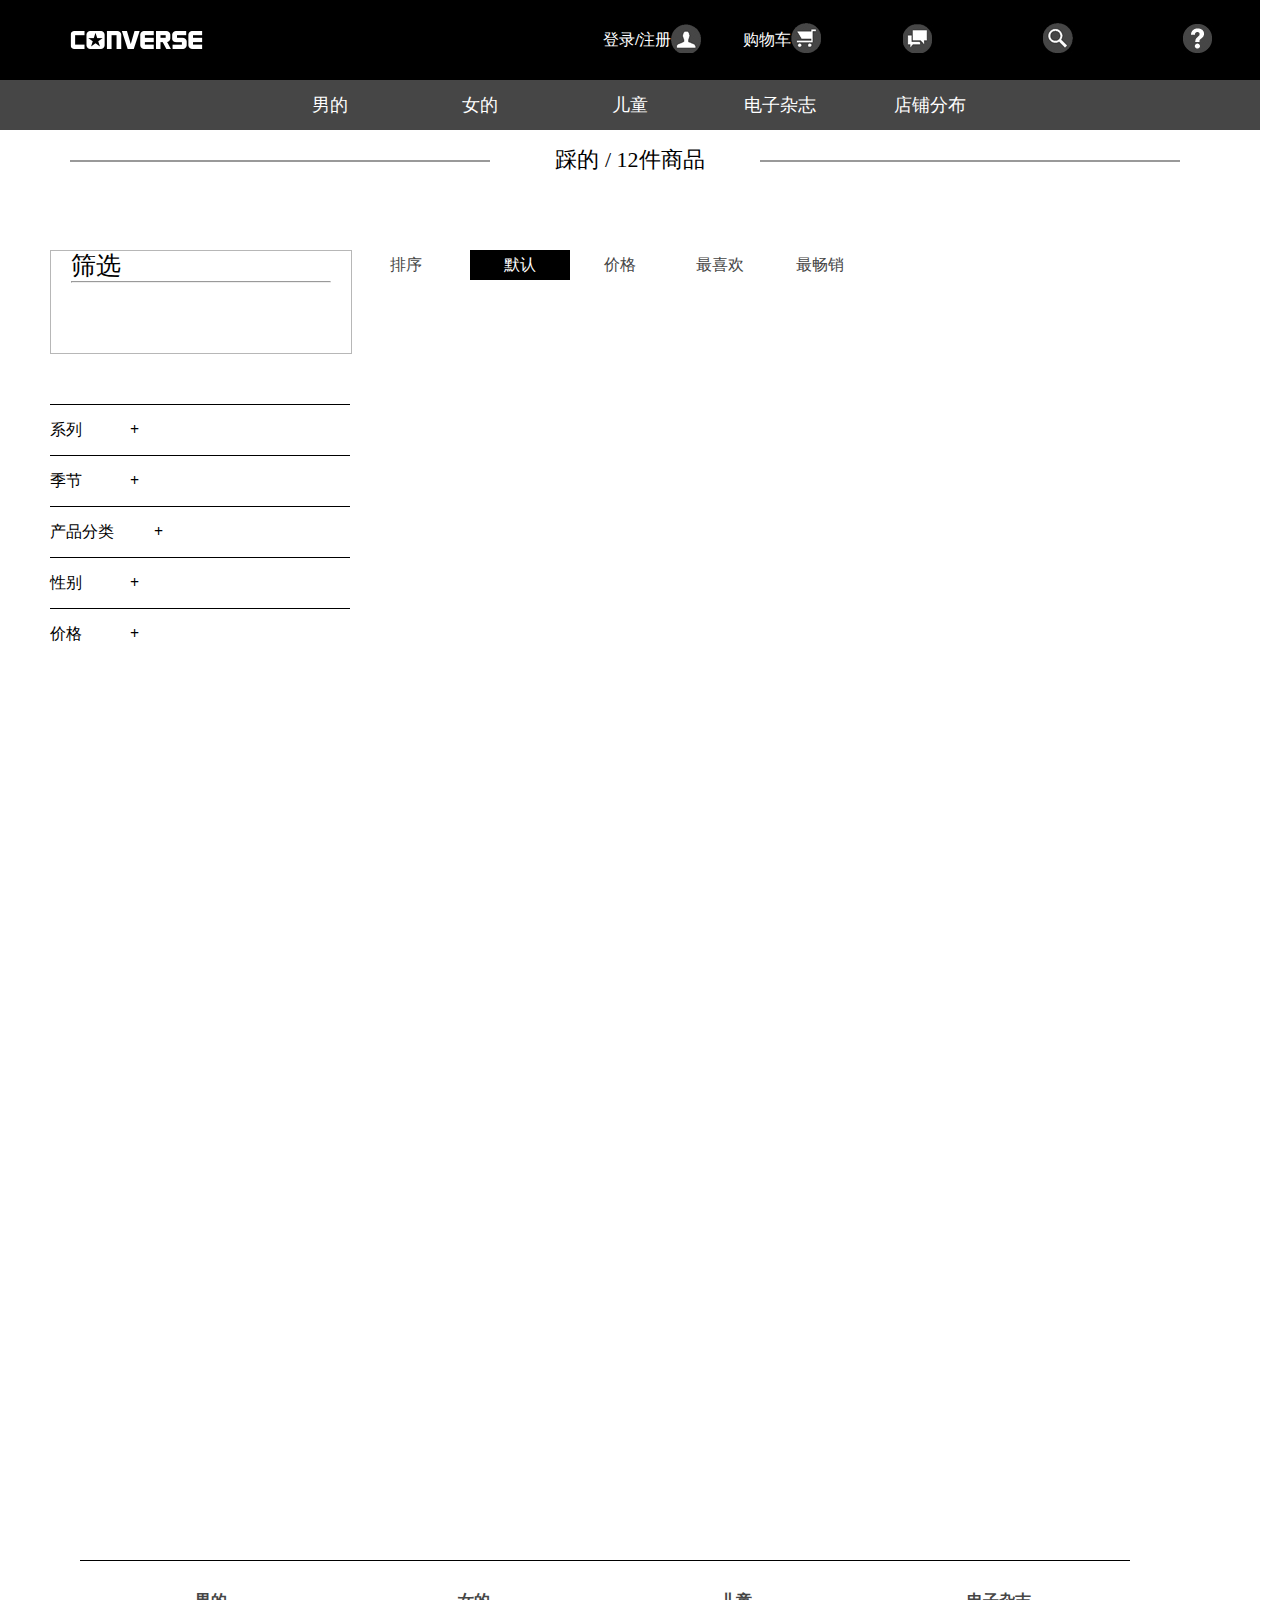
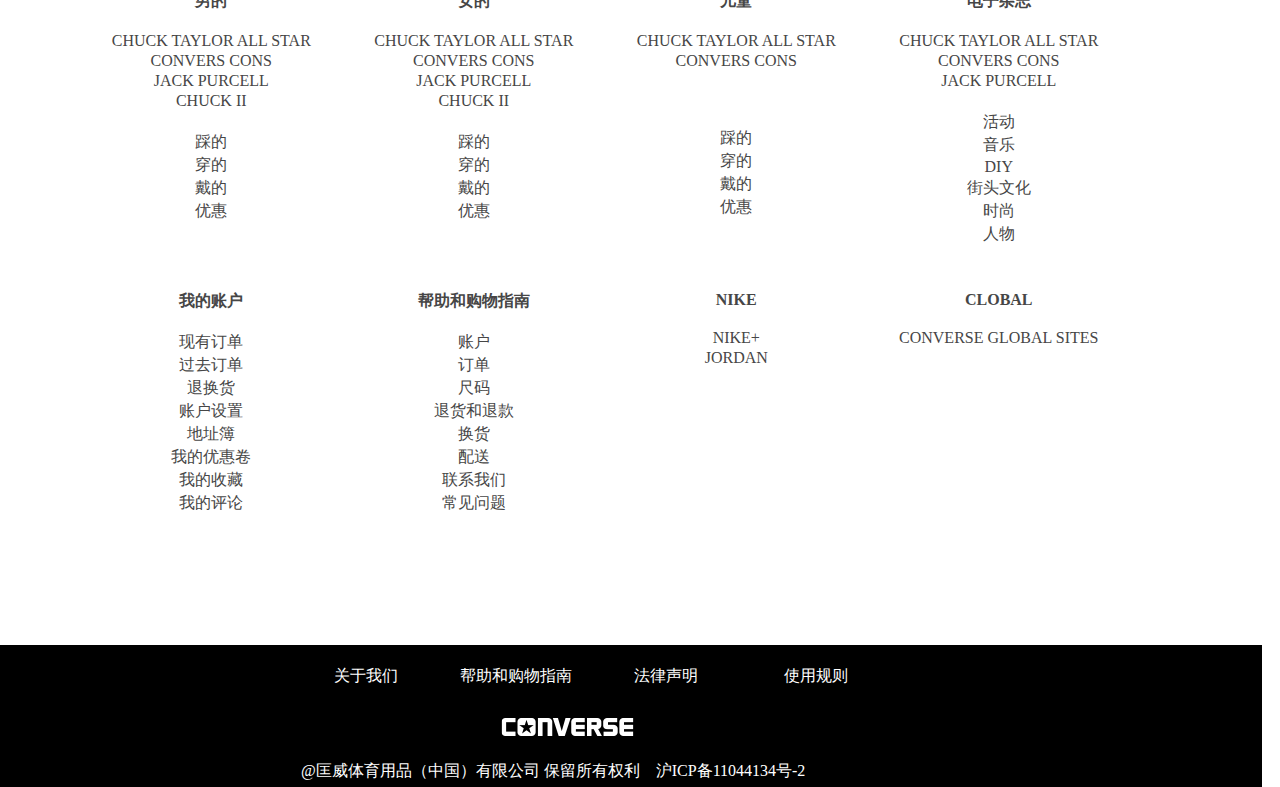
<file: 商品列表.html>
<!DOCTYPE html>
<html>
	<head>
		<meta charset="UTF-8">
		<title></title>
		<link rel="stylesheet" href="css/1.css" />
		<link rel="stylesheet" type="text/css" href="css/LIST.css"/>	
		<link rel="stylesheet" type="text/css" href="css/enterInit.css"/>
		<link rel="stylesheet" type="text/css" href="css/enrollInit.css"/>
	</head>
		<script src="js/jquery-1.8.3.min.js" type="text/javascript"></script>
		<script src="js/move.js"></script>
		<script src="js/LIST.js"></script>
	<body>
		<!-------------      头部部分          ---------------->
		<div id="header">
			<a href="index.html"><img src="img/logo01.jpg" id="logo" /></a>
			
			<ul>
			 <li> <a href="###" id="enter">登录</a> <b>/</b> <a href="###" id="enroll">注册</a><span><img src="img/logo02.jpg" title="登录/注册" /></span> </li>
				 <li> <a href="购物车.html">购物车</a><span><img src="img/logo04.jpg" title="购物车"/></span> </li>
				<li><a href="#"><span><img src="img/logo03.jpg" title="聊天"/></span>  </a></li>
				<li><a href="#"><span><img src="img/logo05.jpg" title="搜索"/></span> </a></li>
				<li><a href="#"><span><img src="img/logo06.jpg" title="帮助"/></span> </a></li>
			</ul>
		</div>
		
		<nav>
			<ul>
				<li class="aa1"><a href="#">男的</a></li>
				<li class="aa2"><a href="#">女的</a></li>
				<li class="aa3"><a href="#">儿童</a></li>
				<li><a href="#">电子杂志</a></li>
				<li><a href="#">店铺分布</a></li>
			</ul>
		</nav>
		
		<div class="navTab1">
			<div class="navTabTop">
				<dl>
					<dt><img src="img/nav01.jpg"/></dt>
					<dd>踩的</dd>
				</dl>
				
				<dl>
					<dt><img src="img/nav01.jpg"/></dt>
					<dd>踩的</dd>
				</dl>
				
				<dl>
					<dt><img src="img/nav01.jpg"/></dt>
					<dd>踩的</dd>
				</dl>
				
				<dl>
					<dt><img src="img/nav01.jpg"/></dt>
					<dd>踩的</dd>
				</dl>
				
				<dl>
					<dt><img src="img/nav01.jpg"/></dt>
					<dd>踩的</dd>
				</dl>
			</div>
			
			<div class="navTabBottom">
				<dl>
					<dt><img src="img/nav-nan botto01.jpg"/></dt>
					<dd>经典款</dd>
				</dl>

					
				<dl>
					<dt><img src="img/nav-nan botto01.jpg"/></dt>
					<dd>经典款</dd>
				</dl>

					
				<dl>
					<dt><img src="img/nav-nan botto01.jpg"/></dt>
					<dd>经典款</dd>
				</dl>

				<dl>
					<dt><img src="img/nav-nan botto01.jpg"/></dt>
					<dd>经典款</dd>
				</dl>
				
				<dl>
					<dt><img src="img/nav-nan botto01.jpg"/></dt>
					<dd>经典款</dd>
				</dl>
			</div>	
		</div>
		
		<div class="navTab2">
			<div class="navTabTop">
				<dl>
					<dt><img src="img/nav-womem top01.jpg"/></dt>
					<dd>踩的</dd>
				</dl>
				
				<dl>
					<dt><img src="img/nav-womem top01.jpg"/></dt>
					<dd>踩的</dd>
				</dl>
				
				<dl>
					<dt><img src="img/nav-womem top01.jpg"/></dt>
					<dd>踩的</dd>
				</dl>
				
				<dl>
					<dt><img src="img/nav-womem top01.jpg"/></dt>
					<dd>踩的</dd>
				</dl>
				
				<dl>
					<dt><img src="img/nav-womem top01.jpg"/></dt>
					<dd>踩的</dd>
				</dl>
			</div>
			<div class="navTabBottom">
				<dl>
					<dt><img src="img/nav-woman bottom01.jpg"/></dt>
					<dd>经典款</dd>
				</dl>
				<dl>
					<dt><img src="img/nav-woman bottom01.jpg"/></dt>
					<dd>经典款</dd>
				</dl>
				<dl>
					<dt><img src="img/nav-woman bottom01.jpg"/></dt>
					<dd>经典款</dd>
				</dl>
				<dl>
					<dt><img src="img/nav-woman bottom01.jpg"/></dt>
					<dd>经典款</dd>
				</dl>
				<dl>
					<dt><img src="img/nav-woman bottom01.jpg"/></dt>
					<dd>经典款</dd>
				</dl>
			</div>	
		</div>
		
			<div class="navTab3">
				<div class="navTabTop">
				<dl>
					<dt><img src="img/nav-top kids01.jpg"/></dt>
					<dd>踩的</dd>
				</dl>
				<dl>
					<dt><img src="img/nav-top kids01.jpg"/></dt>
					<dd>踩的</dd>
				</dl>
				<dl>
					<dt><img src="img/nav-top kids01.jpg"/></dt>
					<dd>踩的</dd>
				</dl>
					
				</div>
				
				<div class="navTabBottom">
					<dl>
						<dt><img src="img/nav-kids bottom01.jpg" /> </dt>
						<dd>经典款</dd>
					</dl>
					
					<dl>
						<dt><img src="img/nav-kids bottom01.jpg" /> </dt>
						<dd>经典款</dd>
					</dl>
					
					<dl>
						<dt><img src="img/nav-kids bottom01.jpg" /> </dt>
						<dd>经典款</dd>
					</dl>
				</div>
			</div>
		<!------------------------ 商品列表部分-------------------------->
		<div id="LIST">
			<div class="LIST-Top">
				<b></b>
				<span>踩的 / 12件商品</span>
				<b></b>
			</div>
		<div id="LIST-left">
			<div class="Sizer">
				<span>筛选</span>
				<hr />
				<div class="Sizer-bottom">
				</div>
			</div>
			<div id="list-nav">
				
		
			<ul id="UL">
				<li><span>系列&nbsp;&nbsp;&nbsp;&nbsp;&nbsp;&nbsp;&nbsp;&nbsp;&nbsp;&nbsp;&nbsp;&nbsp;<strong>+</strong></span>
					<ul>
						<li>Chuck Taylor All Star</li>
					</ul>
					
				</li>
				<li><span>季节&nbsp;&nbsp;&nbsp;&nbsp;&nbsp;&nbsp;&nbsp;&nbsp;&nbsp;&nbsp;&nbsp;&nbsp;<strong>+</strong></span>
					<ul>
						<li>春节</li>
						<li>夏季</li>
						<li>秋季</li>
						<li>冬季</li>
					</ul>
				</li>
				<li><span>产品分类&nbsp;&nbsp;&nbsp;&nbsp;&nbsp;&nbsp;&nbsp;&nbsp;&nbsp;&nbsp;<strong>+</strong></span>
					<ul>
						<li>上装</li>
						<li>下装</li>
					</ul>
				</li>
				<li><span>性别&nbsp;&nbsp;&nbsp;&nbsp;&nbsp;&nbsp;&nbsp;&nbsp;&nbsp;&nbsp;&nbsp;&nbsp;<strong>+</strong></span>
					<ul>
						<li>男</li>
						<li>女</li>
					</ul>
				</li>
				<li><span>价格&nbsp;&nbsp;&nbsp;&nbsp;&nbsp;&nbsp;&nbsp;&nbsp;&nbsp;&nbsp;&nbsp;&nbsp;<strong>+</strong></span>
					<ul>
						<li>0-299</li>
						<li>300-399</li>
						<li>400-499</li>
						<li>500-599</li>
						<li>600-699</li>
						<li>700+</li>
					</ul>
				</li>
			</ul>
			</div>
		</div>	
		<div id="LIST-right">
			<span>排序</span>
			<ul>
				<li class="bg">默认</li>
				<li>价格</li>
				<li>最喜欢</li>
				<li>最畅销</li>
			</ul>
			
		</div>
		
		</div>		
		
		<!-----------------------尾部----------------------->
		
		
		<div id="foot3">
			<div class="foot3-center">
				<dl>
					<dt>男的</dt>
					<dd>CHUCK TAYLOR ALL STAR</dd>
					<dd>CONVERS CONS</dd>
					<dd>JACK PURCELL</dd>
					<dd>CHUCK II</dd>
					<br />
					<dd>踩的</dd>
					<dd>穿的</dd>
					<dd>戴的</dd>
					<dd>优惠</dd>
				</dl>
				
				
				<dl>
					<dt>女的</dt>
					<dd>CHUCK TAYLOR ALL STAR</dd>
					<dd>CONVERS CONS</dd>
					<dd>JACK PURCELL</dd>
					<dd>CHUCK II</dd>
					<br />
					<dd>踩的</dd>
					<dd>穿的</dd>
					<dd>戴的</dd>
					<dd>优惠</dd>
				</dl>
				
				<dl>
					<dt>儿童</dt>
					<dd>CHUCK TAYLOR ALL STAR</dd>
					<dd>CONVERS CONS</dd>
					<br /><br /><br />
					<dd>踩的</dd>
					<dd>穿的</dd>
					<dd>戴的</dd>
					<dd>优惠</dd>
				</dl>
				
				<dl>
					<dt>电子杂志</dt>
					<dd>CHUCK TAYLOR ALL STAR</dd>
					<dd>CONVERS CONS</dd>
					<dd>JACK PURCELL</dd>
					<br />
					<dd>活动</dd>
					<dd>音乐</dd>
					<dd>DIY</dd>
					<dd>街头文化</dd>
					<dd>时尚</dd>
					<dd>人物</dd>
				</dl>
				
				
				<dl>
					<dt>我的账户</dt>
					<dd>现有订单</dd>
					<dd>过去订单</dd>
					<dd>退换货</dd>
					<dd>账户设置</dd>
					<dd>地址簿</dd>
					<dd>我的优惠卷</dd>
					<dd>我的收藏</dd>
					<dd>我的评论</dd>
					
				</dl>
				
				
					<dl>
					<dt>帮助和购物指南</dt>
					<dd>账户</dd>
					<dd>订单</dd>
					<dd>尺码</dd>
					<dd>退货和退款</dd>
					<dd>换货</dd>
					<dd>配送</dd>
					<dd>联系我们</dd>
					<dd>常见问题</dd>
				</dl>
				
				<dl>
					<dt>NIKE</dt>
					<dd>NIKE+</dd>
					<dd>JORDAN</dd>
				</dl>
				<dl>
					<dt>CLOBAL</dt>
					<dd>CONVERSE GLOBAL SITES</dd>
				</dl>
			</div>
			
		</div>
		
		<div id="footer">
			<ul>
				<li>关于我们</li>
				<li>帮助和购物指南</li>
				<li>法律声明</li>
				<li>使用规则</li>
			</ul>
			<img src="img/logo01.jpg" />
		 	<p class="footer-bottom">@匡威体育用品（中国）有限公司 保留所有权利&nbsp;&nbsp;&nbsp;&nbsp;沪ICP备11044134号-2</p>
		</div>
	<!--------------------注册登录部分--------------------------->
	
			<div id="enterInit">
			<div class="enterInit-left">
				<span>还未注册？</span>
				<a href="###">立即注册  <b>></b></a>
			</div>
			
		 <div class="enterInit-conter">
				<span>您可以直接登录</span>
				<ul>
					<li><img src="img/wb.jpg" /> </li>
					<li><img src="img/tx_wb.jpg"/> </li>
					<li><img src="img/rr.jpg" /> </li>
					<li><img src="img/db.jpg" /> </li>
					<li><img src="img/wx.jpg" /> </li>
				</ul>
			</div>
			
			<div class="enterInit-right">
				<span>已经成为会员？</span>
				<input type="text" id="txt" value="" placeholder="&nbsp;&nbsp;&nbsp邮箱/手机" />
				<input type="password" id="pwd" value="" placeholder="&nbsp;&nbsp;&nbsp账户密码"/>
				<input type="text" id="code" placeholder="&nbsp;&nbsp;&nbsp请输入验证码" />
				<b></b>
				<u>换一张</u>
				<p>一旦登录，即表明你同意匡威的<a href="###">法律声明</a>和<a href="###">使用规则</a></p>
				<strong>登录</strong>
				<label><input type="checkbox" id="chk"/>保持登录状态</label> 
				<u id="forget">忘记密码？</u>
			</div>
		</div>
		
		
		<div id="enrollInit">
			
			
			<div class="enrollInitLeft">
	<p>手机号码<span>*</span></p>
			<input type="text" id="tel" value="" placeholder="&nbsp;&nbsp;&nbsp;135xxxx8888" />
			
			
			
	<p>输入密码<span>*</span></p>		
			<input type="password" id="pwd" placeholder="&nbsp;&nbsp;&nbsp密码至少六位字符"/>
			
	<p>验证码<span>*</span></p>	
			<input type="text" id="code-enroll" placeholder="&nbsp;&nbsp;&nbsp请输入验证码" />
			<b id="code"> </b>
			<a href="###" id="ch">换一个</a>
		</div>
		
			<div class="enrollInitCenter">
		<p>邮箱<span>*</span></p>	
			<input type="email" id="eml" placeholder="&nbsp;&nbsp;&nbsp;example@converes.com" />
		<p>确定密码<span>*</span></p>	
			<input type="password" id="pwd1" placeholder="&nbsp;&nbsp;&nbsp请再次输入密码"/>
		<p>短信验证码<span>*</span></p>	
			<input type="text" id="code-tel" />
			
			<b>发送短信验证码</b>
			</div>
		
		
		
			<div class="enrollInitRight">
				<p>性别<span>*</span></p>
				<p>
				<label><input type="radio" name="sex" id="man"  />男</label>	
			<label><input type="radio" name="sex" id="woman"  />女</label>		
				</p>
				<p>生日（年-月-日）<span>*</span></p>
				<input type="date" />
				
				<p>一旦创建账户，即表明你同意匡威的<a href="###">法律声明</a>和<a href="###">使用规则</a></p>
				<b id="enroll-bth">立即注册</b>
				
			</div>
		</div>
	
	</body>
</html>
</file>
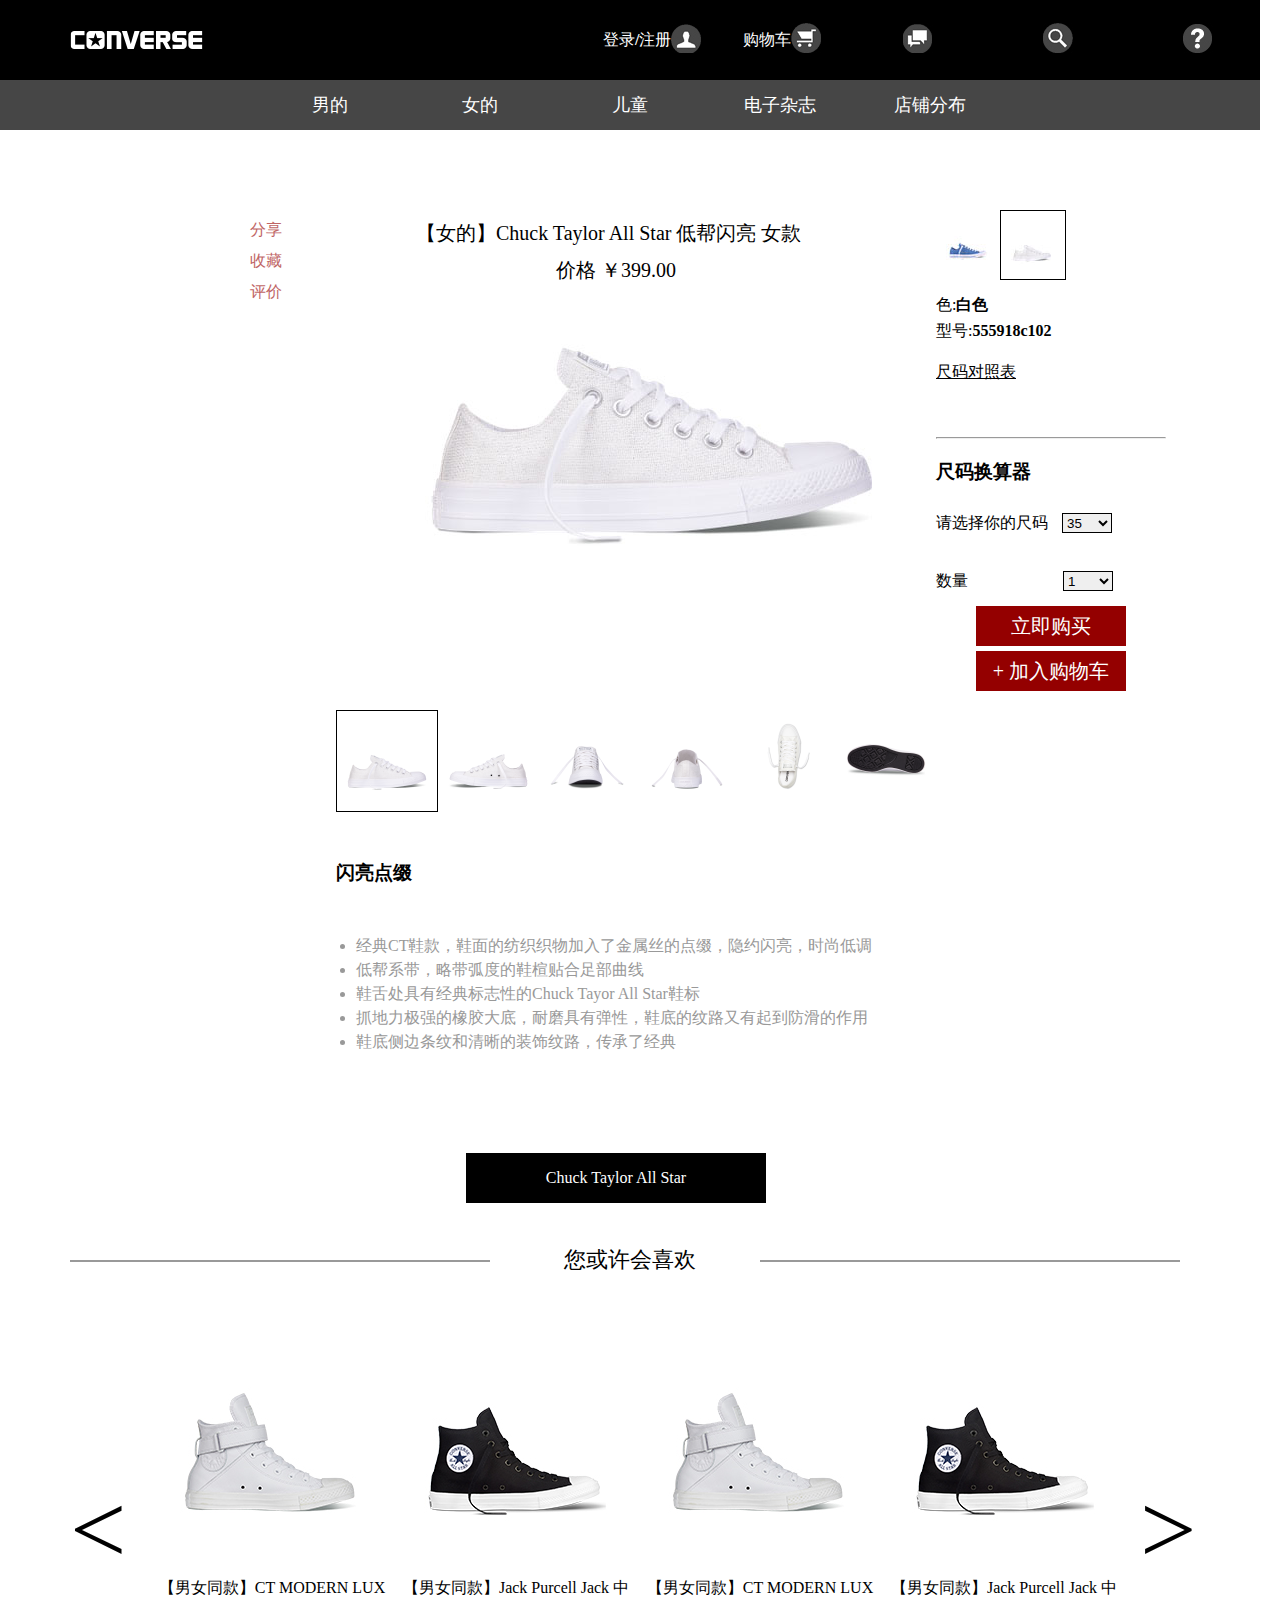
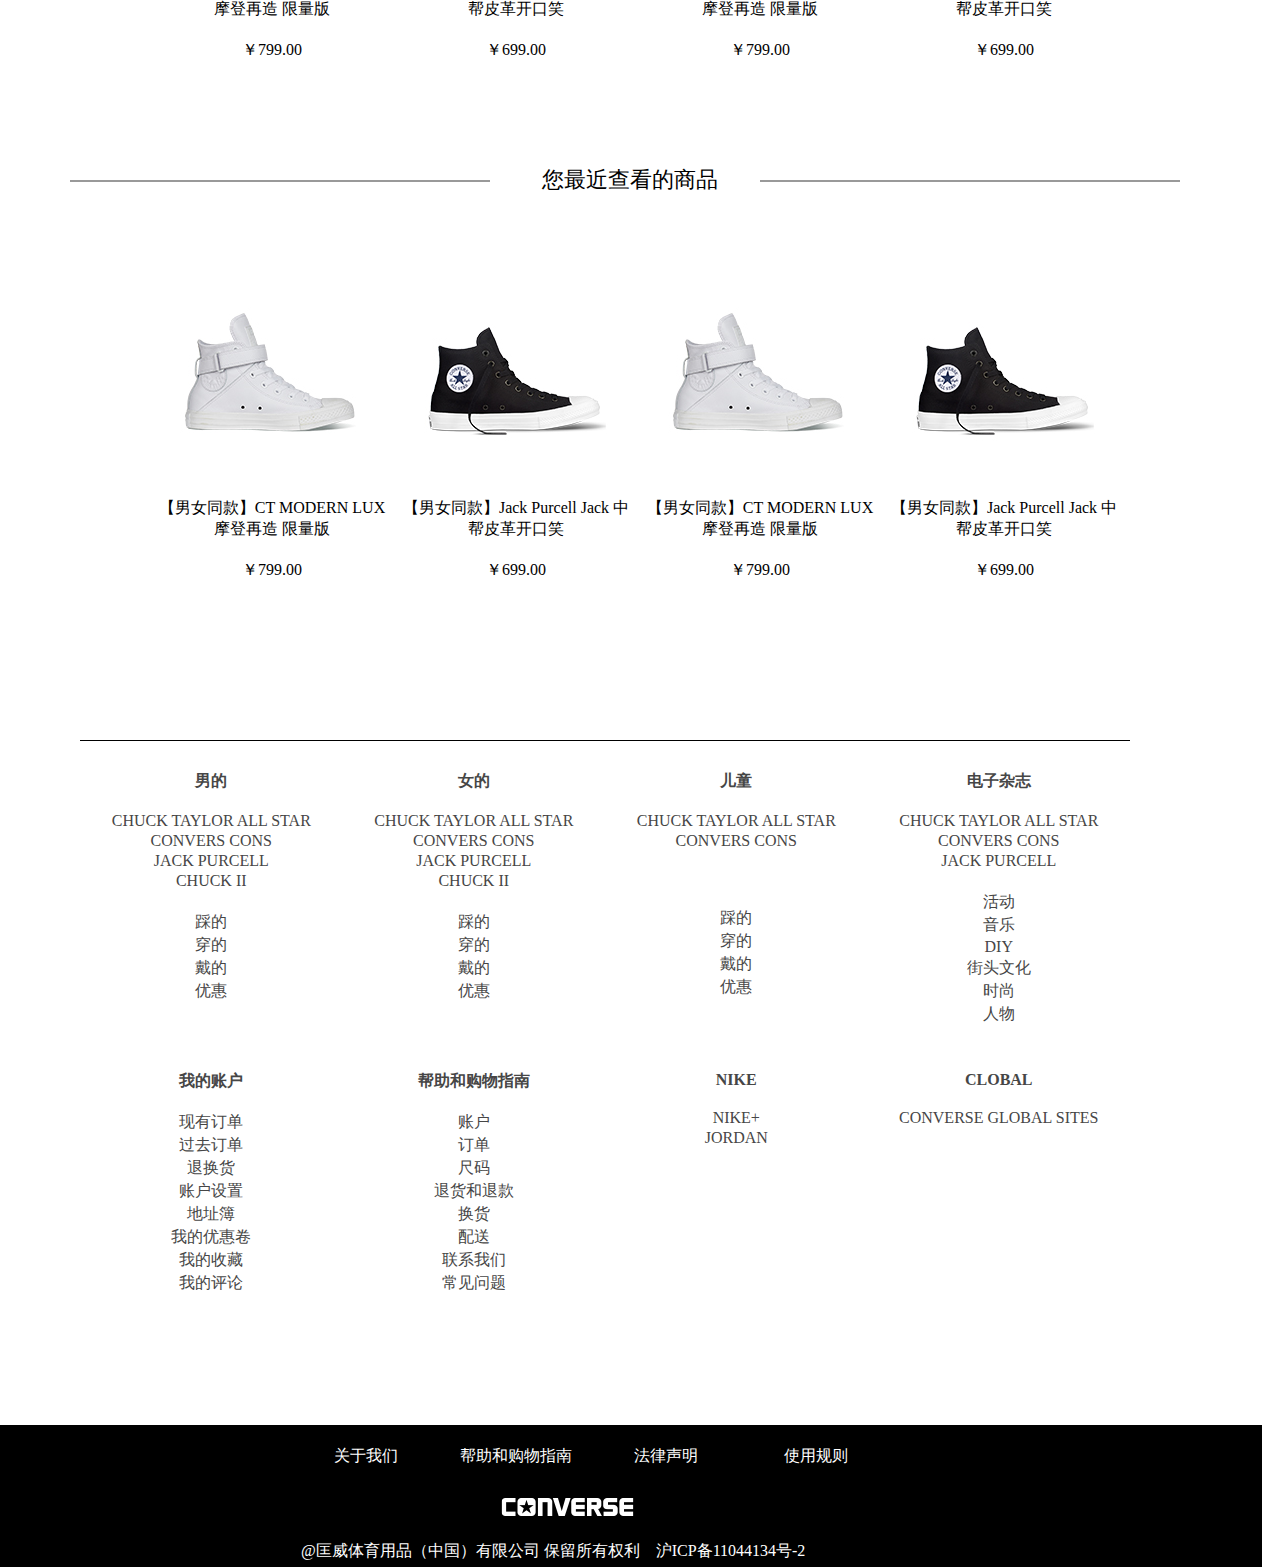
<file: 详情页.html>
<!DOCTYPE html>
<html>
	<head>
		<meta charset="UTF-8">
		<title></title>
		<link rel="stylesheet" href="css/1.css" />
		<link rel="stylesheet" type="text/css" href="css/enterInit.css"/>
		<link rel="stylesheet" type="text/css" href="css/enrollInit.css"/>
		<link rel="stylesheet" href="css/xq.css" />
	</head>
		<script src="js/jquery-1.8.3.min.js"
			type="text/javascript"></script>
		<script src="js/move.js"></script>
		<script src="js/详情页.js"></script>
	</head>
		<body>
	<div id="header">
			<a href="index.html"><img src="img/logo01.jpg" id="logo" /></a>
			
			<ul>
			 <li> <a href="###" id="enter">登录</a> <b>/</b> <a href="###" id="enroll">注册</a><span><img src="img/logo02.jpg" title="登录/注册" /></span> </li>
				 <li> <a href="购物车.html">购物车</a><span><img src="img/logo04.jpg" title="购物车"/></span> </li>
				<li><a href="#"><span><img src="img/logo03.jpg" title="聊天"/></span>  </a></li>
				<li><a href="#"><span><img src="img/logo05.jpg" title="搜索"/></span> </a></li>
				<li><a href="#"><span><img src="img/logo06.jpg" title="帮助"/></span> </a></li>
			</ul>
		</div>
		
		<nav>
			<ul>
				<li class="aa1"><a href="#">男的</a></li>
				<li class="aa2"><a href="#">女的</a></li>
				<li class="aa3"><a href="#">儿童</a></li>
				<li><a href="#">电子杂志</a></li>
				<li><a href="#">店铺分布</a></li>
			</ul>
		</nav>
		
		<div class="navTab1">
			<div class="navTabTop">
				<dl>
					<dt><img src="img/nav01.jpg"/></dt>
					<dd>踩的</dd>
				</dl>
				
				<dl>
					<dt><img src="img/nav01.jpg"/></dt>
					<dd>踩的</dd>
				</dl>
				
				<dl>
					<dt><img src="img/nav01.jpg"/></dt>
					<dd>踩的</dd>
				</dl>
				
				<dl>
					<dt><img src="img/nav01.jpg"/></dt>
					<dd>踩的</dd>
				</dl>
				
				<dl>
					<dt><img src="img/nav01.jpg"/></dt>
					<dd>踩的</dd>
				</dl>
			</div>
			
			<div class="navTabBottom">
				<dl>
					<dt><img src="img/nav-nan botto01.jpg"/></dt>
					<dd>经典款</dd>
				</dl>

					
				<dl>
					<dt><img src="img/nav-nan botto01.jpg"/></dt>
					<dd>经典款</dd>
				</dl>

					
				<dl>
					<dt><img src="img/nav-nan botto01.jpg"/></dt>
					<dd>经典款</dd>
				</dl>

				<dl>
					<dt><img src="img/nav-nan botto01.jpg"/></dt>
					<dd>经典款</dd>
				</dl>
				
				<dl>
					<dt><img src="img/nav-nan botto01.jpg"/></dt>
					<dd>经典款</dd>
				</dl>
			</div>	
		</div>
		
		<div class="navTab2">
			<div class="navTabTop">
				<dl>
					<dt><img src="img/nav-womem top01.jpg"/></dt>
					<dd>踩的</dd>
				</dl>
				
				<dl>
					<dt><img src="img/nav-womem top01.jpg"/></dt>
					<dd>踩的</dd>
				</dl>
				
				<dl>
					<dt><img src="img/nav-womem top01.jpg"/></dt>
					<dd>踩的</dd>
				</dl>
				
				<dl>
					<dt><img src="img/nav-womem top01.jpg"/></dt>
					<dd>踩的</dd>
				</dl>
				
				<dl>
					<dt><img src="img/nav-womem top01.jpg"/></dt>
					<dd>踩的</dd>
				</dl>
			</div>
			<div class="navTabBottom">
				<dl>
					<dt><img src="img/nav-woman bottom01.jpg"/></dt>
					<dd>经典款</dd>
				</dl>
				<dl>
					<dt><img src="img/nav-woman bottom01.jpg"/></dt>
					<dd>经典款</dd>
				</dl>
				<dl>
					<dt><img src="img/nav-woman bottom01.jpg"/></dt>
					<dd>经典款</dd>
				</dl>
				<dl>
					<dt><img src="img/nav-woman bottom01.jpg"/></dt>
					<dd>经典款</dd>
				</dl>
				<dl>
					<dt><img src="img/nav-woman bottom01.jpg"/></dt>
					<dd>经典款</dd>
				</dl>
			</div>	
		</div>
		
			<div class="navTab3">
				<div class="navTabTop">
				<dl>
					<dt><img src="img/nav-top kids01.jpg"/></dt>
					<dd>踩的</dd>
				</dl>
				<dl>
					<dt><img src="img/nav-top kids01.jpg"/></dt>
					<dd>踩的</dd>
				</dl>
				<dl>
					<dt><img src="img/nav-top kids01.jpg"/></dt>
					<dd>踩的</dd>
				</dl>
					
				</div>
				
				<div class="navTabBottom">
					<dl>
						<dt><img src="img/nav-kids bottom01.jpg" /> </dt>
						<dd>经典款</dd>
					</dl>
					
					<dl>
						<dt><img src="img/nav-kids bottom01.jpg" /> </dt>
						<dd>经典款</dd>
					</dl>
					
					<dl>
						<dt><img src="img/nav-kids bottom01.jpg" /> </dt>
						<dd>经典款</dd>
					</dl>
				</div>
				
			</div>
			
	<!-----------	物品详情       --------------------->		
		<div id="price">
			<div class="price-left">
				<ul>
					<li>分享</li>
					<li>收藏</li>
					<li>评价</li>
				</ul>
				
				<div class="bagShoe _img">
					<img src="img/bagShoe.bmp" class="bagImg"/>
				</div>
				<div class="bagShoe ">
					<img src="img/fdj02.png" class="bagImg"/>
				</div>
				<div class="bagShoe ">
					<img src="img/fdj03.png" class="bagImg"/>
				</div>
				<div class="bagShoe ">
					<img src="img/fdj04.png" class="bagImg"/>
				</div>
				<div class="bagShoe ">
					<img src="img/fdj05.png" class="bagImg"/>
				</div>
				<div class="bagShoe ">
					<img src="img/bagShoe.bmp" class="bagImg"/>
				</div>
				
			</div>
			
			<div class="price-center">
			<div class="price-center-top">
				<p id="goodsName">【女的】Chuck Taylor All Star 低帮闪亮 女款</p>
				<span>价格 ￥399.00</span>
				<div class="shoe">
					<ul>
						<li class="aa show"><img src="img/dt01.jpg"/></li>
						<li class="aa"><img src="img/dt02.bmp"/></li>
						<li class="aa"><img src="img/dt03.bmp"/></li>
						<li class="aa"><img src="img/dt04.bmp"/></li>
						<li class="aa"><img src="img/dt05.bmp"/></li>
						<li class="aa"><img src="img/dt06.bmp"/></li>
					</ul>
					
					<div id="small">
					</div>
				</div>
				
			</div>
			<div class="price-center-bottom">
				<ul id="ulImg">
					<li class="_li"><img src="img/dt01.png" /></li>
					<li><img src="img/dt02.png" /></li>
					<li><img src="img/dt03.png" /></li>
					<li><img src="img/dt04.png" /></li>
					<li><img src="img/dt05.png" /></li>
					<li><img src="img/dt06.png" /></li>
				</ul>
				
				<h3>闪亮点缀</h3>
				<ul class="ulTxt">
					<li>经典CT鞋款，鞋面的纺织织物加入了金属丝的点缀，隐约闪亮，时尚低调</li>
					<li>低帮系带，略带弧度的鞋楦贴合足部曲线</li>
					<li>鞋舌处具有经典标志性的Chuck Tayor All Star鞋标</li>
					<li>抓地力极强的橡胶大底，耐磨具有弹性，鞋底的纹路又有起到防滑的作用</li>
					<li>鞋底侧边条纹和清晰的装饰纹路，传承了经典</li>
				</ul>
				<a href="###">Chuck	Taylor All Star</a>
			</div>
			
			</div>
			
			<div class="price-right">
			<ul>
				<li><img src="img/buleShoe.jpg" /> </li>
				<li><img src="img/whiteShoe.jpg" /> </li>
			</ul>	
			<p><span>色</span>:<b>白色</b> </p>
			<p><span>型号</span>:<b>555918c102</b> </p>
			<u id="size">尺码对照表</u>
			<br /><br /><br />
			<hr />
			<h3>尺码换算器</h3>
			<br />
			请选择你的尺码 <select id="shoeSize">
				<option>35</option>
				<option>36</option>
				<option>36.5</option>
				<option>37</option>
				<option>37.5</option>
				<option>38</option>
				<option>38.5</option>
				<option>39</option>
				<option>39.5</option>
				<option>40</option>
				<option>41</option>
			</select>
			<br /><br />
			数量<select id="numCase">
				<option>1</option>
				<option>2</option>
				<option>3</option>
				<option>4</option>
				<option>5</option>
				<option>6</option>
				<option>7</option>
				<option>8</option>
				<option>9</option>
			</select>
			<span id="buy">立即购买</span>
			<span id="addCat">+&nbsp;加入购物车</span>
			</div>
		</div>
	
	
	
	
	<div class="maybeLike">
		<div class="maybeLikeTop">
				<b></b>
				<span>您或许会喜欢</span>
				<b></b>
			</div>
		<div class="maybeLikeBottom">
			<span class="left-span">
				<
			</span>
			
			<span class="right-span">
				>
			</span>
			<div class="imgList">
				<ul>
					<li><img src="img/goodsList02.jpg" />
					<span>【男女同款】CT MODERN LUX 摩登再造 限量版</span>
					<span>￥799.00</span>
					</li>
					<li><img src="img/goodsList01.jpg" />
				<span>【男女同款】Jack Purcell Jack 中帮皮革开口笑</span>
					<span>￥699.00</span>
					</li>
					<li><img src="img/goodsList02.jpg" />
					<span>【男女同款】CT MODERN LUX 摩登再造 限量版</span>
					<span>￥799.00</span>
					</li>
					<li><img src="img/goodsList01.jpg" />
					<span>【男女同款】Jack Purcell Jack 中帮皮革开口笑</span>
					<span>￥699.00</span>
					</li>
					<li><img src="img/goodsList02.jpg" />
					<span>【男女同款】CT MODERN LUX 摩登再造 限量版</span>
					<span>￥799.00</span>
					</li>
					<li><img src="img/goodsList01.jpg" /><span>【男女同款】Jack Purcell Jack 中帮皮革开口笑</span>
					<span>￥699.00</span>
					</li>
					<li><img src="img/goodsList02.jpg" />
					<span>【男女同款】CT MODERN LUX 摩登再造 限量版</span>
					<span>￥799.00</span>
					</li>
					<li><img src="img/goodsList01.jpg" />
					<span>【男女同款】Jack Purcell Jack 中帮皮革开口笑</span>
					<span>￥699.00</span>
					</li>
				</ul>
			</div>
		</div>
	
	</div>
	
	
	<div class="lately">
		<div class="latelyTop">
				<b></b>
				<span>您最近查看的商品</span>
				<b></b>
			</div>
		
		<div class="latelyBottom">
			<ul>
					<li><img src="img/goodsList02.jpg" />
					<span>【男女同款】CT MODERN LUX 摩登再造 限量版</span>
					<span>￥799.00</span>
					</li>
					<li><img src="img/goodsList01.jpg" />
				<span>【男女同款】Jack Purcell Jack 中帮皮革开口笑</span>
					<span>￥699.00</span>
					</li>
					<li><img src="img/goodsList02.jpg" />
					<span>【男女同款】CT MODERN LUX 摩登再造 限量版</span>
					<span>￥799.00</span>
					</li>
					<li><img src="img/goodsList01.jpg" />
					<span>【男女同款】Jack Purcell Jack 中帮皮革开口笑</span>
					<span>￥699.00</span>
					</li>
				</ul>
			
		</div>
		
	</div>
	
	
	
	<!----------------   尾部  ---------------------->
	<div id="foot3">
			<div class="foot3-center">
				<dl>
					<dt>男的</dt>
					<dd>CHUCK TAYLOR ALL STAR</dd>
					<dd>CONVERS CONS</dd>
					<dd>JACK PURCELL</dd>
					<dd>CHUCK II</dd>
					<br />
					<dd>踩的</dd>
					<dd>穿的</dd>
					<dd>戴的</dd>
					<dd>优惠</dd>
				</dl>
				
				
				<dl>
					<dt>女的</dt>
					<dd>CHUCK TAYLOR ALL STAR</dd>
					<dd>CONVERS CONS</dd>
					<dd>JACK PURCELL</dd>
					<dd>CHUCK II</dd>
					<br />
					<dd>踩的</dd>
					<dd>穿的</dd>
					<dd>戴的</dd>
					<dd>优惠</dd>
				</dl>
				
				<dl>
					<dt>儿童</dt>
					<dd>CHUCK TAYLOR ALL STAR</dd>
					<dd>CONVERS CONS</dd>
					<br /><br /><br />
					<dd>踩的</dd>
					<dd>穿的</dd>
					<dd>戴的</dd>
					<dd>优惠</dd>
				</dl>
				
				<dl>
					<dt>电子杂志</dt>
					<dd>CHUCK TAYLOR ALL STAR</dd>
					<dd>CONVERS CONS</dd>
					<dd>JACK PURCELL</dd>
					<br />
					<dd>活动</dd>
					<dd>音乐</dd>
					<dd>DIY</dd>
					<dd>街头文化</dd>
					<dd>时尚</dd>
					<dd>人物</dd>
				</dl>
				
				
				<dl>
					<dt>我的账户</dt>
					<dd>现有订单</dd>
					<dd>过去订单</dd>
					<dd>退换货</dd>
					<dd>账户设置</dd>
					<dd>地址簿</dd>
					<dd>我的优惠卷</dd>
					<dd>我的收藏</dd>
					<dd>我的评论</dd>
					
				</dl>
				
				
					<dl>
					<dt>帮助和购物指南</dt>
					<dd>账户</dd>
					<dd>订单</dd>
					<dd>尺码</dd>
					<dd>退货和退款</dd>
					<dd>换货</dd>
					<dd>配送</dd>
					<dd>联系我们</dd>
					<dd>常见问题</dd>
				</dl>
				
				<dl>
					<dt>NIKE</dt>
					<dd>NIKE+</dd>
					<dd>JORDAN</dd>
				</dl>
				<dl>
					<dt>CLOBAL</dt>
					<dd>CONVERSE GLOBAL SITES</dd>
				</dl>
			</div>
			
		</div>
		
		<div id="footer">
			<ul>
				<li>关于我们</li>
				<li>帮助和购物指南</li>
				<li>法律声明</li>
				<li>使用规则</li>
			</ul>
			<img src="img/logo01.jpg" />
		 	<p class="footer-bottom">@匡威体育用品（中国）有限公司 保留所有权利&nbsp;&nbsp;&nbsp;&nbsp;沪ICP备11044134号-2</p>
		</div>
	
	
	
	
	
	<!----------- 		登录注册框          登录 ---------------------->
		<div id="enterInit">
			<div class="enterInit-left">
				<span>还未注册？</span>
				<a href="###">立即注册  <b>></b></a>
			</div>
			
		 <div class="enterInit-conter">
				<span>您可以直接登录</span>
				<ul>
					<li><img src="img/wb.jpg" /> </li>
					<li><img src="img/tx_wb.jpg"/> </li>
					<li><img src="img/rr.jpg" /> </li>
					<li><img src="img/db.jpg" /> </li>
					<li><img src="img/wx.jpg" /> </li>
				</ul>
			</div>
			
			<div class="enterInit-right">
				<span>已经成为会员？</span>
				<input type="text" id="txt" value="" placeholder="&nbsp;&nbsp;&nbsp邮箱/手机" />
				<input type="password" id="pwd" value="" placeholder="&nbsp;&nbsp;&nbsp账户密码"/>
				<input type="text" id="code" placeholder="&nbsp;&nbsp;&nbsp请输入验证码" />
				<b></b>
				<u>换一张</u>
				<p>一旦登录，即表明你同意匡威的<a href="###">法律声明</a>和<a href="###">使用规则</a></p>
				<strong>登录</strong>
				<label><input type="checkbox" id="chk"/>保持登录状态</label> 
				<u id="forget">忘记密码？</u>
			</div>
		</div>
		
		<!----------- 		登录注册框          注册---------------------->	
		<div id="enrollInit">
			<div class="enrollInitLeft">
	<p>手机号码<span>*</span></p>
	
			<input type="text" id="tel" value="" placeholder="&nbsp;&nbsp;&nbsp;135xxxx8888" />
			
			
			
	<p>输入密码<span>*</span></p>		
			<input type="password" id="pwd" placeholder="&nbsp;&nbsp;&nbsp密码至少六位字符"/>
			
	<p>验证码<span>*</span></p>	
			<input type="text" id="code-enroll" placeholder="&nbsp;&nbsp;&nbsp请输入验证码" />
			<b id="code"></b>
			<a href="###" id="ch">换一个</a>
		</div>
		
			<div class="enrollInitCenter">
		<p>邮箱<span>*</span></p>	
			<input type="email" id="eml" placeholder="&nbsp;&nbsp;&nbsp;example@converes.com" />
		<p>确定密码<span>*</span></p>	
			<input type="password" id="pwd1" placeholder="&nbsp;&nbsp;&nbsp请再次输入密码"/>
		<p>短信验证码<span>*</span></p>	
			<input type="text" id="code-tel" />
			
			<b>发送短信验证码</b>
			</div>
				
			<div class="enrollInitRight">
				<p>性别<span>*</span></p>
				<p>
				<label><input type="radio" name="sex" id="man"  />男</label>	
			<label><input type="radio" name="sex" id="woman"  />女</label>		
				</p>
				<p>生日（年-月-日）<span>*</span></p>
				<input type="date" />
				
				<p>一旦创建账户，即表明你同意匡威的<a href="###">法律声明</a>和<a href="###">使用规则</a></p>
				<b id="enroll-bth">立即注册</b>	
			</div>
		</div>

		
	<div class="sizeTable">
		<img src="img/cm.bmp">
	</div>
	</body>
</html>
</file>
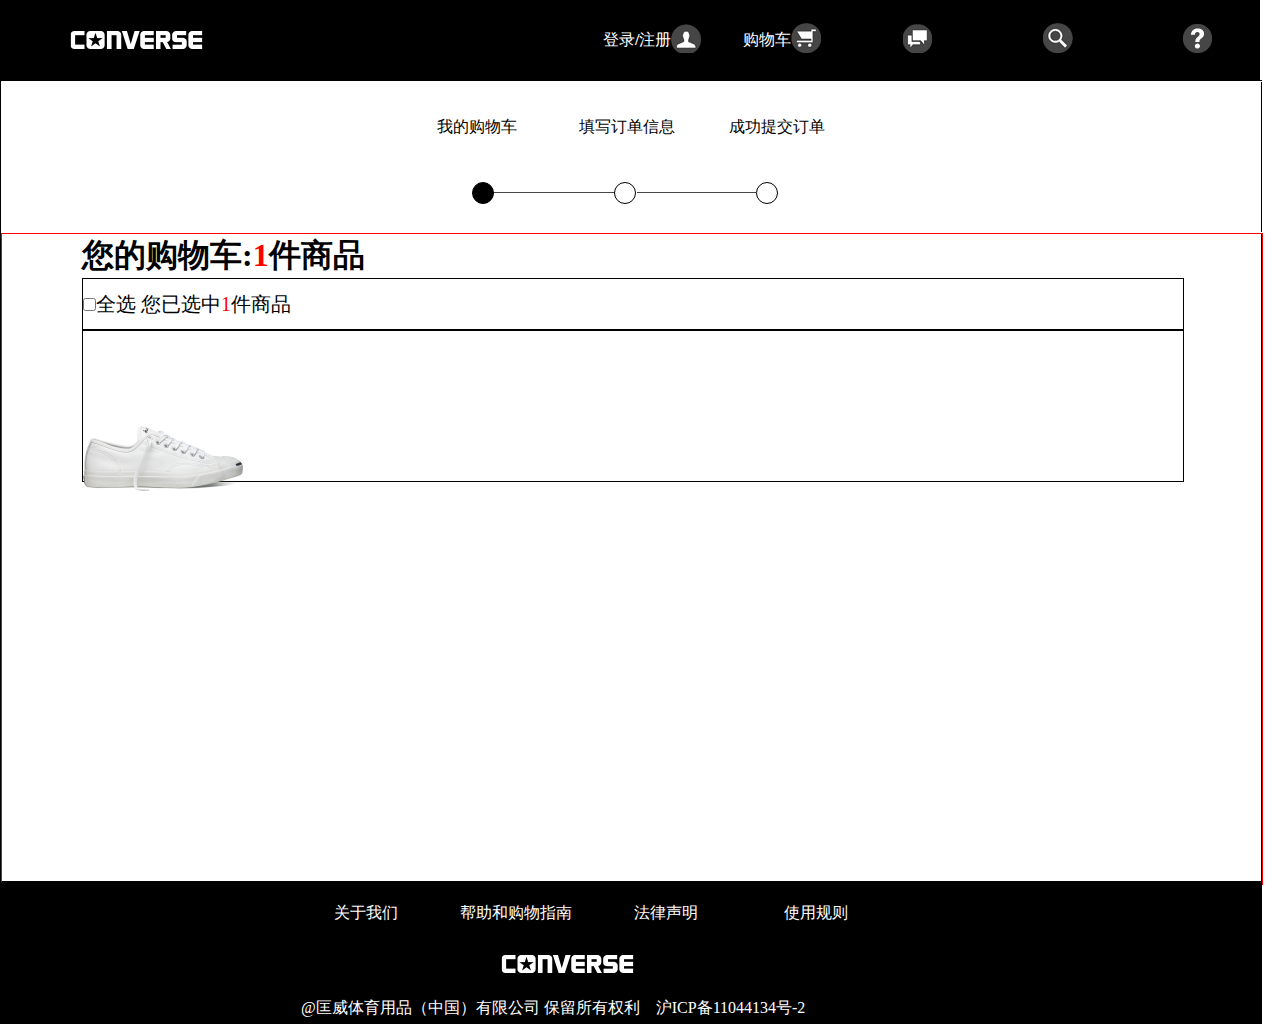
<file: 购物车.html>
<!DOCTYPE html>
<html>
	<head>
		<meta charset="UTF-8">
		<title></title>
		<link rel="stylesheet" href="css/1.css" />
		<link rel="stylesheet" href="css/shopCar.css" />
	</head>
	<body>
		<div id="header">
			<a><img src="img/logo01.jpg" id="logo" /></a>
			<ul>
			 <li> <a href="###" id="enter">登录</a> <b>/</b> <a href="###" id="enroll">注册</a><span><img src="img/logo02.jpg" title="登录/注册" /></span> </li>
				 <li> <a href="#">购物车</a><span><img src="img/logo04.jpg" title="购物车"/></span> </li>
				<li><a href="#"><span><img src="img/logo03.jpg" title="聊天"/></span>  </a></li>
				<li><a href="#"><span><img src="img/logo05.jpg" title="搜索"/></span> </a></li>
				<li><a href="#"><span><img src="img/logo06.jpg" title="帮助"/></span> </a></li>
			</ul>
		</div>
		<!-----------------------购物车-------------------------->
			<div id="shopCars">
				<div class="shopCarsTop">
					<ul>
						<li>我的购物车</li>
						<li>填写订单信息</li>
						<li>成功提交订单</li>
					</ul>
					<p><span class="bg"></span><u></u><span></span><u></u><span ></span><u></u></p>
					
				</div>
				<div class="shopCarsBottom">
					<div class="buy">
						<h1>您的购物车是空的</h1>
						<a href="商品列表.html">马上去购物吧</a>
					</div>
					<div class="listGoods">
						<h1>您的购物车:<span>1</span>件商品</h1>
						<p> <input type="checkbox" name="name" id="all" />全选	您已选中<span>1</span>件商品</p>
						<div>
							<img src="img/json05.png">
						</div>
						
					</div>
				</div>
			</div>
		



			<div id="footer">
			<ul>
				<li>关于我们</li>
				<li>帮助和购物指南</li>
				<li>法律声明</li>
				<li>使用规则</li>
			</ul>
			<img src="img/logo01.jpg" />
		 	<p class="footer-bottom">@匡威体育用品（中国）有限公司 保留所有权利&nbsp;&nbsp;&nbsp;&nbsp;沪ICP备11044134号-2</p>
		</div>
	</body>
</html>
</file>
<file: css/1.css>
* {
  margin: 0;
  padding: 0; }

body {
  position: relative; }
  body #roll {
    position: fixed;
    width: 90px;
    height: 90px;
    border: 1px solid #000000;
    right: 0;
    top: 400px;
    z-index: 10; }

#header {
  position: fixed;
  width: 1260px;
  height: 80px;
  background: #000000;
  display: flex;
  top: 0;
  left: 0;
  z-index: 100; }
  #header a #logo {
    width: 133px;
    height: 20px;
    margin-left: 70px;
    margin-top: 30px; }
  #header ul {
    display: flex; }
    #header ul li {
      display: flex;
      list-style: none;
      width: 120px;
      height: 80px;
      line-height: 80px;
      margin-left: 20px; }
      #header ul li a {
        text-decoration: none;
        color: #fff; }
      #header ul li b {
        color: #FFFFFF; }
      #header ul li span {
        line-height: 95px; }
  #header li:nth-child(1) {
    margin-left: 400px; }
  #header li:nth-child(3) {
    margin-left: 40px; }

nav {
  position: fixed;
  width: 1260px;
  height: 50px;
  background: #464646;
  top: 80px;
  left: 0;
  z-index: 100;
  position: relative;
  position: fixed; }
  nav ul {
    display: flex;
    list-style: none;
    justify-content: center; }
    nav ul li {
      min-width: 150px;
      height: 50px;
      text-align: center;
      line-height: 50px; }
      nav ul li a {
        text-decoration: none;
        color: #FFFFFF;
        font-size: 18px; }

.navTab1, .navTab2, .navTab3 {
  position: fixed;
  width: 1260px;
  height: 330px;
  background: #FFFFFF;
  top: 130px;
  left: 0;
  z-index: 100;
  display: none; }
  .navTab1 .navTabTop, .navTab2 .navTabTop, .navTab3 .navTabTop {
    width: 1260px;
    height: 150;
    display: flex;
    border-bottom: 1px solid #000000; }
    .navTab1 .navTabTop dl dt, .navTab2 .navTabTop dl dt, .navTab3 .navTabTop dl dt {
      width: 140px;
      text-align: center; }
    .navTab1 .navTabTop dl dd, .navTab2 .navTabTop dl dd, .navTab3 .navTabTop dl dd {
      text-align: center;
      font-size: 18px; }
    .navTab1 .navTabTop dl:nth-child(1), .navTab2 .navTabTop dl:nth-child(1), .navTab3 .navTabTop dl:nth-child(1) {
      margin-left: 100px; }
  .navTab1 .navTabBottom, .navTab2 .navTabBottom, .navTab3 .navTabBottom {
    width: 1260px;
    height: 180;
    background: #FFFFFF;
    display: flex; }
    .navTab1 .navTabBottom dl dt, .navTab2 .navTabBottom dl dt, .navTab3 .navTabBottom dl dt {
      width: 140px;
      text-align: center; }
    .navTab1 .navTabBottom dl dd, .navTab2 .navTabBottom dl dd, .navTab3 .navTabBottom dl dd {
      text-align: center;
      font-size: 18px; }
    .navTab1 .navTabBottom dl:nth-child(1), .navTab2 .navTabBottom dl:nth-child(1), .navTab3 .navTabBottom dl:nth-child(1) {
      margin-left: 100px; }

.homenotice {
  width: 1260px;
  height: 50px;
  background: #FFFFFF; }
  .homenotice a {
    text-align: center;
    text-decoration: none;
    color: #000000;
    font-size: 12px; }

#banner {
  width: 1260px;
  height: 550px;
  position: relative; }
  #banner #imgList {
    position: absolute;
    left: 0;
    top: 0; }
    #banner #imgList li {
      width: 1260px;
      height: 494px;
      position: absolute;
      display: none; }
      #banner #imgList li img {
        width: 1260px;
        height: 494px; }
    #banner #imgList li:nth-child(1) {
      display: block; }
  #banner #prev, #banner #next {
    width: 40px;
    height: 100px;
    background: #202528;
    text-align: center;
    line-height: 100px;
    font-size: 60px;
    position: absolute;
    color: #FFFFFF;
    text-decoration: none;
    top: 180px; }
  #banner #next {
    right: 0; }
  #banner #list {
    display: flex;
    position: absolute;
    top: 494px;
    width: 1260px;
    justify-content: center;
    list-style: none; }
    #banner #list li {
      height: 40px;
      line-height: 56px;
      margin: 10px;
      width: 90px;
      line-height: 40px;
      text-align: center;
      border-top: 3px solid #FFFFFF; }
      #banner #list li a {
        text-decoration: none;
        color: #999999; }
    #banner #list .bg {
      border-top: 3px solid #000; }

#hotSale {
  width: 1260px;
  height: 1150px; }
  #hotSale .hotSaleTitlt {
    width: 1260px;
    height: 120px;
    position: relative; }
    #hotSale .hotSaleTitlt span {
      display: block;
      font-size: 22px;
      margin-top: 20px;
      text-align: center;
      line-height: 60px; }
    #hotSale .hotSaleTitlt b {
      position: absolute;
      display: block;
      width: 420px;
      height: 1px;
      border-top: 2px solid #999999;
      top: 30px;
      left: 70px; }
    #hotSale .hotSaleTitlt b:nth-child(1) {
      left: 760px; }
  #hotSale .goodsList {
    width: 1110px;
    height: 280px;
    display: flex;
    border-bottom: 1px solid #000000;
    margin-left: 70px; }
    #hotSale .goodsList dl {
      width: 240px;
      height: 220px;
      margin-top: 30px;
      margin-left: 30px;
      margin-right: 10px; }
      #hotSale .goodsList dl dt {
        font-size: 18px;
        text-align: center; }
      #hotSale .goodsList dl dd {
        margin: 20px 30px; }
  #hotSale .goodsTab {
    width: 1110px;
    height: 680px;
    margin-left: 70px;
    display: none; }
    #hotSale .goodsTab .goodsTabTop {
      width: 1110px;
      height: 340px;
      border-bottom: 1px dashed #000000;
      display: flex; }
      #hotSale .goodsTab .goodsTabTop dl {
        width: 220px;
        height: 220px;
        margin-left: 35px;
        margin-right: 10px; }
        #hotSale .goodsTab .goodsTabTop dl dt {
          font-size: 18px;
          text-align: center; }
        #hotSale .goodsTab .goodsTabTop dl dd {
          margin: 20px 50px; }
    #hotSale .goodsTab .goodsTabBottom {
      width: 1110px;
      height: 340px;
      display: flex; }
      #hotSale .goodsTab .goodsTabBottom dl {
        width: 220px;
        height: 200px;
        margin-left: 35px;
        margin-right: 10px; }
        #hotSale .goodsTab .goodsTabBottom dl dt {
          font-size: 18px;
          text-align: center; }
        #hotSale .goodsTab .goodsTabBottom dl dd {
          margin: 20px 50px; }
  #hotSale .show {
    display: block; }
  #hotSale .more {
    display: block;
    text-decoration: none;
    width: 400px;
    height: 50px;
    background: #000000;
    color: #FFFFFF;
    margin: 20px auto;
    font-size: 25px;
    text-align: center;
    line-height: 50px;
    font-weight: bold; }

#newProduct {
  width: 1260px;
  height: 1220px; }
  #newProduct .newProductTitlt {
    width: 1260px;
    height: 120px;
    position: relative; }
    #newProduct .newProductTitlt span {
      display: block;
      font-size: 22px;
      margin-top: 20px;
      text-align: center;
      line-height: 60px; }
    #newProduct .newProductTitlt b {
      position: absolute;
      display: block;
      width: 420px;
      height: 1px;
      border-top: 2px solid #999999;
      top: 30px;
      left: 70px; }
    #newProduct .newProductTitlt b:nth-child(1) {
      left: 760px; }
  #newProduct .newProductTop, #newProduct .newProductMid, #newProduct .newProductBottom {
    width: 1110px;
    height: 380px;
    margin-left: 70px;
    display: flex;
    justify-content: space-between;
    border-bottom: 1px dashed #000000; }
    #newProduct .newProductTop a, #newProduct .newProductMid a, #newProduct .newProductBottom a {
      text-align: center;
      text-decoration: none;
      color: #000000; }
    #newProduct .newProductTop div:hover, #newProduct .newProductMid div:hover, #newProduct .newProductBottom div:hover {
      border: 3px solid #000000; }
  #newProduct .newProductTop .newProductTop01, #newProduct .newProductTop .newProductTop02, #newProduct .newProductTop .newProductTop03, #newProduct .newProductTop .newProductTop04 {
    width: 250px;
    height: 350px;
		border-left: 3px solid #FFFFFF;
    border-right: 3px solid #FFFFFF;
    margin: 10px; }
  #newProduct .newProductMid .newProductMid01, #newProduct .newProductMid .newProductMid02, #newProduct .newProductMid .newProductMid03, #newProduct .newProductMid .newProductMid04 {
    width: 250px;
    height: 350px;
   	border-left: 3px solid #FFFFFF;
    border-right: 3px solid #FFFFFF;
    margin: 10px; }
  #newProduct .newProductBottom {
    border: none; }
    #newProduct .newProductBottom .newProductBottom01, #newProduct .newProductBottom .newProductBottom02, #newProduct .newProductBottom .newProductBottom03, #newProduct .newProductBottom .newProductBottom04 {
      width: 250px;
      height: 350px;
      border-left: 3px solid #FFFFFF;
      border-right: 3px solid #FFFFFF;
      margin: 10px; }

#sloganTitle {
  width: 1260px;
  height: 700px; }
  #sloganTitle b {
    display: block;
    width: 1110px;
    height: 40px;
    background: #464646;
    margin-left: 70px;
    font-size: 18px;
    line-height: 20px; }
    #sloganTitle b img {
      margin-left: 20px;
      margin-top: 10px;
      float: left; }
    #sloganTitle b span {
      margin-left: 20px;
      color: #FFFFFF;
      line-height: 40px; }
  #sloganTitle .sloganTitle-left, #sloganTitle .sloganTitle-right {
    float: left;
    margin-left: 70px;
    margin-top: 20px;
    width: 490px;
    height: 640px; }
  #sloganTitle .sloganTitle-right {
    margin-left: 120px; }
    #sloganTitle .sloganTitle-right img {
      border: 1px solid #cccccc; }
  #sloganTitle .sloganTitle-left span, #sloganTitle .sloganTitle-right span {
    margin-top: 10px;
    display: block;
    font-size: 20px;
    font-weight: bold; }
  #sloganTitle .sloganTitle-left p, #sloganTitle .sloganTitle-right p {
    margin-top: 30px;
    font-size: 12px;
    line-height: 20px; }
  #sloganTitle .sloganTitle-left a, #sloganTitle .sloganTitle-right a {
    display: block;
    width: 300px;
    height: 50px;
    background: #000000;
    margin-top: 10px;
    text-align: center;
    line-height: 50px;
    font-size: 20px;
    color: #FFFFFF;
    text-decoration: none;
    font-weight: bold;
    font-size: 20px; }
  #sloganTitle .sloganTitle-left a:hover, #sloganTitle .sloganTitle-right a:hover {
    background: #FFFFFF;
    color: #000000;
    border: 1px solid #000000; }
  #sloganTitle .img-left {
    position: relative; }
  #sloganTitle ._left {
    width: 490px;
    height: 368px;
    background: rgba(0, 0, 0, 0.4);
    position: absolute;
    top: 10;
    left: 0; }

#label {
  width: 1260px;
  height: 460px;
  background: #464646;
  border: 1px solid #464646; }
  #label span {
    display: block;
    height: 50px;
    width: 400px;
    color: #FFFFFF;
    text-align: center;
    font-size: 30px;
    line-height: 50px;
    margin: 50px 420px; }
  #label ul {
    list-style: none;
    display: flex;
    width: 800px;
    height: 50px;
    margin-top: 50px;
    justify-content: space-between;
    margin-left: 200px; }
    #label ul li {
      width: 200px;
      height: 50px;
      background: #FFFFFF;
      line-height: 50px;
      text-align: center;
      font-size: 25px;
      font-weight: bold; }
  #label .listBottom {
    width: 1000px;
    margin-left: 100px; }
    #label .listBottom li {
      width: 110px; }
  #label li:hover {
    background: #000000;
    color: #FFFFFF; }

#foot1 {
  width: 1260px;
  height: 620px; }
  #foot1 b {
    display: block;
    width: 1110px;
    height: 40px;
    background: #464646;
    margin-left: 70px;
    font-size: 18px;
    line-height: 20px;
    margin-top: 40px; }
    #foot1 b img {
      margin-left: 20px;
      margin-top: 10px;
      float: left; }
    #foot1 b span {
      margin-left: 20px;
      color: #FFFFFF;
      line-height: 40px; }
  #foot1 .foot1-left, #foot1 .foot1-center, #foot1 .foot1-right {
    width: 324px;
    height: 520px;
    margin-top: 20px;
    float: left;
    margin-left: 70px; }
    #foot1 .foot1-left img, #foot1 .foot1-center img, #foot1 .foot1-right img {
      border: 1px solid #999999; }
    #foot1 .foot1-left span, #foot1 .foot1-center span, #foot1 .foot1-right span {
      margin-top: 10px;
      display: block;
      font-size: 20px;
      font-weight: bold; }
    #foot1 .foot1-left p, #foot1 .foot1-center p, #foot1 .foot1-right p {
      margin-top: 30px;
      font-size: 12px;
      line-height: 20px; }
    #foot1 .foot1-left a, #foot1 .foot1-center a, #foot1 .foot1-right a {
      display: block;
      color: #000000;
      font-size: 20px;
      margin-top: 20px; }
  #foot1 a:hover {
    color: #CCCCCC; }
  #foot1 p:hover {
    color: #999999; }
  #foot1 span:hover {
    text-decoration: underline;
    color: #999999; }

#foot2 {
  width: 1260px;
  height: 360px;
  background: #464646;
  border: 1px solid #464646; }
  #foot2 h1 {
    margin: 50px 500px;
    color: #FFFFFF; }
  #foot2 p {
    color: #FFFFFF;
    margin: 50px 200px; }
  #foot2 ul {
    list-style: none;
    display: flex;
    width: 500px;
    margin-left: 350px;
    justify-content: space-between; }

#foot3 {
  width: 1260px;
  height: 685px; }
  #foot3 .foot3-center {
    width: 1050px;
    height: 600px;
    border-top: 1px solid #000000;
    margin: 90px 80px;
    display: flex;
    flex-wrap: wrap;
    justify-content: space-around; }
    #foot3 .foot3-center dl {
      text-align: center;
      width: 220px;
      height: 280px;
      color: #464646;
      margin: 10px; }
      #foot3 .foot3-center dl dt {
        font-weight: bold;
        margin: 20px; }
      #foot3 .foot3-center dl dd {
        margin: 2px; }
  #foot3 dl dd:hover {
    color: #CCCCCC; }
  #foot3 dl dt:hover {
    color: #CCCCCC; }

#footer {
  width: 1260px;
  height: 140px;
  background: #000000;
  border: 1px solid #000000; }
  #footer ul {
    margin: 20px 280px;
    list-style: none;
    display: flex; }
    #footer ul li {
      color: #FFFFFF;
      width: 130px;
      text-align: center;
      margin-left: 20px; }
  #footer img {
    margin: 10px 500px; }
  #footer .footer-bottom {
    color: #FFFFFF;
    margin: 10px 300px;
    }

/*# sourceMappingURL=1.css.map */
</file>
<file: css/enterInit.css>
#enterInit {
  position: fixed;
  width: 1160px;
  height: 360px;
  border: 1px solid #000000;
  padding: 44px 50px;
  top: 80px;
  left: 0;
  background: #FFFFFF;
  display: none; }
  #enterInit .enterInit-left {
    width: 300px;
    height: 360px;
    border-right: 1px solid #000000;
    float: left; }
    #enterInit .enterInit-left span {
      display: block;
      width: 200px;
      height: 50px;
      color: #000000;
      font-size: 30px;
      line-height: 50px; }
    #enterInit .enterInit-left a {
      display: flex;
      width: 200px;
      height: 50px;
      background: #000000;
      color: #FFFFFF;
      font-size: 30px;
      line-height: 50px;
      text-decoration: none;
      margin-top: 30px; }
      #enterInit .enterInit-left a b {
        display: block;
        width: 50px;
        height: 50px;
        color: #FFFFFF;
        margin-left: 10px;
        font-weight: bold; }
    #enterInit .enterInit-left a:hover {
      background: #FFFFFF;
      color: #000000;
      border: 1px solid #000000; }
      #enterInit .enterInit-left a:hover b {
        color: #000000; }
  #enterInit .enterInit-conter {
    width: 400px;
    height: 360px;
    border-right: 1px solid #000000;
    float: left; }
    #enterInit .enterInit-conter span {
      display: block;
      width: 250px;
      height: 50px;
      text-align: center;
      color: #000000;
      font-size: 30px;
      line-height: 50px;
      margin-left: 20px; }
    #enterInit .enterInit-conter ul {
      list-style: none;
      display: flex;
      width: 300px;
      height: 50px;
      margin-left: 10px;
      margin-top: 20px; }
      #enterInit .enterInit-conter ul li {
        width: 50px;
        height: 50px;
        margin: 10px; }
        #enterInit .enterInit-conter ul li img {
          width: 50px;
          height: 50px;
          border: 1px solid #000000; }
  #enterInit .enterInit-right {
    width: 410px;
    height: 360px;
    position: relative;
    display: flex;
    flex-wrap: wrap;
    float: right; }
    #enterInit .enterInit-right span {
      display: block;
      width: 250px;
      height: 50px;
      text-align: center;
      color: #000000;
      font-size: 30px;
      line-height: 50px;
      margin-left: 10px; }
    #enterInit .enterInit-right input {
      width: 300px;
      height: 40px;
      margin: 8px 30px;
      font-size: 18px; }
    #enterInit .enterInit-right input:nth-child(4) {
      width: 150px; }
    #enterInit .enterInit-right b {
      display: block;
      width: 125px;
      height: 40px;
      background: #CCCCCC;
      position: absolute;
      left: 205px;
      top: 178px;
      text-align: center;
      line-height: 40px; }
    #enterInit .enterInit-right u {
      display: block;
      margin-left: 250px;
      width: 80px;
      text-align: center;
      height: 20px;
      color: #000000;
      text-decoration: underline; }
    #enterInit .enterInit-right p {
      display: block;
      font-size: 12px;
      margin: 2px 30px; }
      #enterInit .enterInit-right p a {
        color: #f00; }
    #enterInit .enterInit-right strong {
      display: block;
      width: 300px;
      height: 40px;
      background: #000000;
      color: #FFFFFF;
      text-align: center;
      margin: 10px 30px;
      line-height: 40px;
      font-size: 20px;
      border: 1px solid #000000; }
    #enterInit .enterInit-right strong:hover {
      background: #FFFFFF;
      border: 1px solid #000000;
      color: #000000; }
    #enterInit .enterInit-right #chk {
      width: 20px;
      height: 20px;
      margin-left: 30px;
      margin-top: 0px;
      border: 1px solid #000000;
      float: left; }
    #enterInit .enterInit-right #forget {
      position: absolute;
      bottom: 5px;
      right: 80px;
      float: left; }

/*# sourceMappingURL=enterInit.css.map */
</file>
<file: css/enrollInit.css>
#enrollInit {
  width: 1160px;
  height: 360px;
  border: 1px solid #000000;
  position: fixed;
  padding: 44px 50px;
  top: 80px;
  left: 0;
  background: #FFFFFF;
  display: none; }
  #enrollInit .enrollInitLeft, #enrollInit .enrollInitCenter {
    width: 380px;
    height: 360px;
    display: flex;
    flex-direction: column;
    float: left;
    position: relative; }
    #enrollInit .enrollInitLeft p, #enrollInit .enrollInitCenter p {
      width: 100px;
      margin: 0px 20px;
      margin-top: 10px;
      font-size: 18px; }
      #enrollInit .enrollInitLeft p span, #enrollInit .enrollInitCenter p span {
        color: #FF0000; }
    #enrollInit .enrollInitLeft input, #enrollInit .enrollInitCenter input {
      width: 280px;
      height: 50px;
      margin: 10px 20px;
      font-size: 18px; }
    #enrollInit .enrollInitLeft input:nth-child(6), #enrollInit .enrollInitCenter input:nth-child(6) {
      width: 140px; }
    #enrollInit .enrollInitLeft b, #enrollInit .enrollInitCenter b {
      display: block;
      width: 120px;
      height: 50px;
      background: #999999;
      position: absolute;
      left: 180px;
      top: 248px;
      text-align: center;
      text-decoration: none;
      color: #FFFFFF;
      line-height: 50px;
      font-size: 16px; }
    #enrollInit .enrollInitLeft a, #enrollInit .enrollInitCenter a {
      position: absolute;
      right: 120px;
      bottom: 20px;
      color: #000000; }
  #enrollInit .enrollInitCenter {
    float: left; }
  #enrollInit .enrollInitRight {
    float: right;
    width: 380px;
    height: 360px; }
    #enrollInit .enrollInitRight p {
      width: 300px;
      margin: 30px 50px;
      margin-top: 10px;
      font-size: 18px; }
      #enrollInit .enrollInitRight p a {
        color: #FF0000; }
      #enrollInit .enrollInitRight p span {
        color: #FF0000; }
    #enrollInit .enrollInitRight input:nth-child(4) {
      margin: 0px 50px;
      margin-bottom: 30px; }
    #enrollInit .enrollInitRight #enroll-bth {
      width: 300px;
      height: 50px;
      background: #000000;
      line-height: 50px;
      font-size: 20px;
      display: block;
      color: #FFFFFF;
      margin: 30px 50px;
      text-align: center; }
    #enrollInit .enrollInitRight #enroll-bth:hover {
      background: #FFFFFF;
      color: #000000;
      border: 1px solid #000000; }
  #enrollInit #hint {
    height: 20px;
    width: 140px;
    margin: 0px 20px;
    border: 1px solid #000000; }

/*# sourceMappingURL=enrollInit.css.map */
</file>
<file: css/LIST.css>
#LIST {
  width: 1260px;
  height: 1340px;
  margin-top: 130px; }
  #LIST .LIST-Top {
    width: 1260px;
    height: 120px;
    position: relative; }
    #LIST .LIST-Top span {
      display: block;
      font-size: 22px;
      margin-top: 20px;
      text-align: center;
      line-height: 60px; }
    #LIST .LIST-Top b {
      position: absolute;
      display: block;
      width: 420px;
      height: 1px;
      border-top: 2px solid #999999;
      top: 30px;
      left: 70px; }
    #LIST .LIST-Top b:nth-child(1) {
      left: 760px; }
  #LIST #LIST-left {
    width: 300px;
    height: 1160px;
    float: left;
    padding-left: 50px; }
    #LIST #LIST-left .Sizer {
      padding: 0px 20px;
      border: 1px solid #b7b7b7;
      width: 260px;
      min-height: 100px; }
      #LIST #LIST-left .Sizer span {
        display: block;
        width: 260px;
        height: 30px;
        font-size: 25px;
        line-height: 30px; }
      #LIST #LIST-left .Sizer .Sizer-bottom {
        width: 260px;
        min-height: 70px; }
    #LIST #LIST-left #list-nav {
      width: 300px;
      height: auto; }
      #LIST #LIST-left #list-nav #UL {
        margin-top: 50px; }
      #LIST #LIST-left #list-nav #UL li {
        list-style: none;
        width: 300px;
        border-top: 1px solid #000000;
        line-height: 50px; }
      #LIST #LIST-left #list-nav #UL ul {
        display: none;
        margin-left: 30px; }
        #LIST #LIST-left #list-nav #UL ul li {
          border: none; }
  #LIST #LIST-right {
    width: 900px;
    min-height: 1200px;
    float: right;
    display: flex;
    flex-wrap: wrap; }
    #LIST #LIST-right .bg {
      background: #000000;
      color: #FFFFFF; }
    #LIST #LIST-right span {
      display: flex;
      width: 80px;
      height: 30px;
      margin-left: 30px;
      line-height: 30px;
      color: #464646;
      text-align: center; }
    #LIST #LIST-right ul {
      width: 700px;
      height: 30px; }
      #LIST #LIST-right ul li {
        line-height: 30px;
        color: #464646;
        width: 100px;
        height: 30px;
        float: left;
        list-style: none;
        text-align: center; }
    #LIST #LIST-right dl {
      float: left;
      border: 1px solid #ffffff;
      width: 250px;
      height: 270px;
      margin: 3px 24px; }
      #LIST #LIST-right dl dt {
        margin-left: 50px; }
      #LIST #LIST-right dl dd {
        text-align: center;
        margin-top: 10px; }
    #LIST #LIST-right dl:hover {
      border: 1px solid #000000; }

/*# sourceMappingURL=LIST.css.map */
</file>
<file: css/xq.css>
.sizeTable {
  position: absolute;
  top: 300px;
  left: 200px; }
  .sizeTable img {
    height: 0px; }

#price {
  width: 1260px;
  height: 1000px;
  padding-top: 80px;
  margin-top: 130px; }
  #price .price-left {
    width: 336px;
    height: 500px;
    float: left; }
    #price .price-left ul {
      margin-left: 250px;
      position: absolute; }
    #price .price-left ul li {
      list-style: none;
      margin: 10px 0px;
      color: #BF6666; }
    #price .price-left li:hover {
      color: #FF0000; }
    #price .price-left .bagShoe {
      width: 200px;
      height: 500px;
      background: #dfe0e2;
      margin-left: 130px;
      position: relative;
      overflow: hidden;
      display: none;
      border: 1px solid #000000; }
      #price .price-left .bagShoe img {
        position: absolute;
        top: 0;
        left: 0; }
    #price .price-left ._img {
      display: none; }
  #price .price-center {
    width: 600px;
    height: 1000px;
    float: left; }
    #price .price-center .price-center-top {
      width: 600px;
      height: 490px; }
      #price .price-center .price-center-top p {
        width: 450px;
        margin: 10px 80px;
        font-size: 20px; }
      #price .price-center .price-center-top span {
        margin-left: 220px;
        font-size: 20px; }
      #price .price-center .price-center-top .shoe {
        width: 500px;
        height: 350px;
        margin-top: 60px;
        margin-left: 50px;
        position: relative;
        text-align: center; }
        #price .price-center .price-center-top .shoe ul li {
          list-style: none; }
        #price .price-center .price-center-top .shoe .aa {
          width: 500px;
          height: 350px;
          display: none; }
        #price .price-center .price-center-top .shoe .show {
          display: block; }
        #price .price-center .price-center-top .shoe #small {
          width: 100px;
          height: 100px;
          background: rgba(0, 0, 0, 0.2);
          position: absolute;
          left: 0;
          top: 0;
          display: none; }
    #price .price-center .price-center-bottom {
      width: 600px;
      height: 500px; }
      #price .price-center .price-center-bottom #ulImg {
        list-style: none;
        width: 600px;
        height: 100px;
        display: flex; }
        #price .price-center .price-center-bottom #ulImg li {
          text-align: center;
          width: 100px;
          height: 100px; }
        #price .price-center .price-center-bottom #ulImg ._li {
          border: 1px solid #000000; }
      #price .price-center .price-center-bottom h3 {
        margin-top: 50px; }
      #price .price-center .price-center-bottom .ulTxt {
        margin-top: 50px;
        margin-left: 20px; }
        #price .price-center .price-center-bottom .ulTxt li {
          margin-top: 3px;
          color: #999999; }
        #price .price-center .price-center-bottom .ulTxt li:hover {
          color: #464646; }
      #price .price-center .price-center-bottom a {
        display: block;
        width: 300px;
        height: 50px;
        background: #000000;
        color: #FFFFFF;
        line-height: 50px;
        text-align: center;
        margin: 100px 130px;
        text-decoration: none; }
      #price .price-center .price-center-bottom a:hover {
        border: 1px solid #000000;
        background: #FFFFFF;
        color: #000000; }
  #price .price-right {
    width: 230px;
    height: 500px;
    float: left; }
    #price .price-right ul {
      list-style: none;
      height: 80px;
      width: 200px; }
      #price .price-right ul li {
        float: left; }
        #price .price-right ul li img {
          margin: 10px; }
      #price .price-right ul li:nth-child(2) {
        border: 1px solid #000000; }
    #price .price-right p {
      margin-top: 5px; }
    #price .price-right u {
      display: block;
      margin-top: 20px; }
    #price .price-right h3 {
      margin-top: 20px; }
    #price .price-right select {
      width: 50px;
      height: 20px;
      border: 1px solid #000000;
      margin: 10px; }
    #price .price-right #numCase {
      margin-left: 95px; }
    #price .price-right #buy, #price .price-right #addCat {
      display: block;
      width: 150px;
      height: 40px;
      color: #FFFFFF;
      text-align: center;
      line-height: 40px;
      font-size: 20px;
      background: #940000;
      margin: 5px 40px; }
    #price .price-right #buy:hover {
      background: #bf6666; }
    #price .price-right #addCat:hover {
      background: #bf6666; }

.maybeLike {
  width: 1260px;
  height: 500px; }
  .maybeLike .maybeLikeTop {
    width: 1260px;
    height: 120px;
    position: relative; }
    .maybeLike .maybeLikeTop span {
      display: block;
      font-size: 22px;
      margin-top: 20px;
      text-align: center;
      line-height: 60px; }
    .maybeLike .maybeLikeTop b {
      position: absolute;
      display: block;
      width: 420px;
      height: 1px;
      border-top: 2px solid #999999;
      top: 30px;
      left: 70px; }
    .maybeLike .maybeLikeTop b:nth-child(1) {
      left: 760px; }
  .maybeLike .maybeLikeBottom {
    width: 1260px;
    height: 380px;
    position: relative; }
    .maybeLike .maybeLikeBottom .left-span, .maybeLike .maybeLikeBottom .right-span {
      position: absolute;
      display: block;
      width: 50px;
      height: 100px;
      font-size: 100px;
      text-align: center;
      line-height: 100px; }
    .maybeLike .maybeLikeBottom .left-span {
      top: 130px;
      left: 70px; }
    .maybeLike .maybeLikeBottom .right-span {
      top: 130px;
      right: 70px; }
    .maybeLike .maybeLikeBottom .imgList {
      width: 1000px;
      height: 370px;
      position: absolute;
      left: 130px;
      top: 0px;
      overflow: hidden; }
    .maybeLike .maybeLikeBottom ul {
      width: 9999px;
      margin-left: 20px;
      position: absolute; }
    .maybeLike .maybeLikeBottom ul li {
      list-style: none;
      width: 230px;
      height: 350px;
      border-left: 3px solid #FFFFFF;
      border-right: 3px solid #FFFFFF;
      float: left;
      margin: 4px;
      text-align: center; }
      .maybeLike .maybeLikeBottom ul li span {
        display: block;
        margin-top: 20px; }
    .maybeLike .maybeLikeBottom li:hover {
      border: 3px solid #000000; }

.lately {
  width: 1260px;
  height: 500px; }
  .lately .latelyTop {
    width: 1260px;
    height: 120px;
    position: relative; }
    .lately .latelyTop span {
      display: block;
      font-size: 22px;
      margin-top: 20px;
      text-align: center;
      line-height: 60px; }
    .lately .latelyTop b {
      position: absolute;
      display: block;
      width: 420px;
      height: 1px;
      border-top: 2px solid #999999;
      top: 30px;
      left: 70px; }
    .lately .latelyTop b:nth-child(1) {
      left: 760px; }
  .lately .latelyBottom {
    width: 1260px; }
    .lately .latelyBottom ul {
      margin-left: 150px; }
    .lately .latelyBottom ul li {
      list-style: none;
      width: 230px;
      height: 350px;
      border-left: 3px solid #FFFFFF;
      border-right: 3px solid #FFFFFF;
      float: left;
      margin: 4px;
      text-align: center; }
      .lately .latelyBottom ul li span {
        display: block;
        margin-top: 20px; }
    .lately .latelyBottom li:hover {
      border: 3px solid #000000; }

#foot3 {
  width: 1260px;
  height: 685px; }
  #foot3 .foot3-center {
    width: 1050px;
    height: 600px;
    border-top: 1px solid #000000;
    margin: 90px 80px;
    display: flex;
    flex-wrap: wrap;
    justify-content: space-around; }
    #foot3 .foot3-center dl {
      text-align: center;
      width: 220px;
      height: 280px;
      color: #464646;
      margin: 10px; }
      #foot3 .foot3-center dl dt {
        font-weight: bold;
        margin: 20px; }
      #foot3 .foot3-center dl dd {
        margin: 2px; }
  #foot3 dl dd:hover {
    color: #CCCCCC; }
  #foot3 dl dt:hover {
    color: #CCCCCC; }

#footer {
  width: 1260px;
  height: 140px;
  background: #000000;
  border: 1px solid #000000; }
  #footer ul {
    margin: 20px 280px;
    list-style: none;
    display: flex; }
    #footer ul li {
      color: #FFFFFF;
      width: 130px;
      text-align: center;
      margin-left: 20px; }
  #footer img {
    margin: 10px 500px; }
  #footer .footer-bottom {
    color: #FFFFFF;
    margin: 10px 300px; }

/*# sourceMappingURL=xq.css.map */
</file>
<file: css/shopCar.css>
#shopCars {
  width: 1260px;
  height: 800px;
  margin-top: 80px;
  border: 1px solid #000000; }
  #shopCars .shopCarsTop {
    width: 1260px;
    height: 150px;
    border: 1px solid #FFFFFF; }
    #shopCars .shopCarsTop ul {
      margin: 0 400px; }
      #shopCars .shopCarsTop ul li {
        list-style: none;
        float: left;
        width: 150px;
        height: 50px;
        margin: 20px 0px;
        line-height: 50px;
        text-align: center; }
    #shopCars .shopCarsTop p {
      width: 600px;
      height: 50px;
      margin: 100px 350px;
      position: relative; }
      #shopCars .shopCarsTop p span {
        display: block;
        width: 20px;
        height: 20px;
        border-radius: 50%;
        border: 1px solid #000000;
        float: left;
        margin-left: 120px; }
      #shopCars .shopCarsTop p .bg {
        background: #000000; }
      #shopCars .shopCarsTop p u {
        display: block;
        width: 120px;
        height: 1px;
        background: #464646;
        position: absolute;
        right: 195px;
        top: 10px; }
      #shopCars .shopCarsTop p u:nth-child(2) {
        position: absolute;
        left: 142px; }
  #shopCars .shopCarsBottom {
    width: 1260px;
    height: 650px; }
    #shopCars .shopCarsBottom .buy {
      width: 1260px;
      height: 650px;
      float: left;
      display: none; }
      #shopCars .shopCarsBottom .buy h1 {
        width: 300px;
        margin: 50px 500px; }
      #shopCars .shopCarsBottom .buy a {
        display: block;
        color: #FFFFFF;
        width: 300px;
        height: 100px;
        background: #940000;
        margin: 20px 480px;
        font-size: 40px;
        text-align: center;
        text-decoration: none;
        line-height: 100px; }
    #shopCars .shopCarsBottom .listGoods {
      width: 1260px;
      height: 650px;
      border: 1px solid #FF0000; }
      #shopCars .shopCarsBottom .listGoods h1 {
        margin-left: 80px; }
        #shopCars .shopCarsBottom .listGoods h1 span {
          color: #FF0000; }
      #shopCars .shopCarsBottom .listGoods p {
        width: 1100px;
        height: 50px;
        border: 1px solid #000000;
        font-size: 20px;
        line-height: 50px;
        margin-left: 80px; }
        #shopCars .shopCarsBottom .listGoods p span {
          color: #FF0000; }
      #shopCars .shopCarsBottom .listGoods ul li {
        list-style: none;
        width: 1260px;
        height: 150px;
        border: 1px solid #000000; }
      #shopCars .shopCarsBottom .listGoods div {
        width: 1100px;
        height: 150px;
        border: 1px solid #000000;
        margin-left: 80px; }
        #shopCars .shopCarsBottom .listGoods div p {
          text-align: center; }
          #shopCars .shopCarsBottom .listGoods div p img {
            margin: 20px 20px;
            border: 1px solid #000000; }

/*# sourceMappingURL=shopCar.css.map */
</file>
